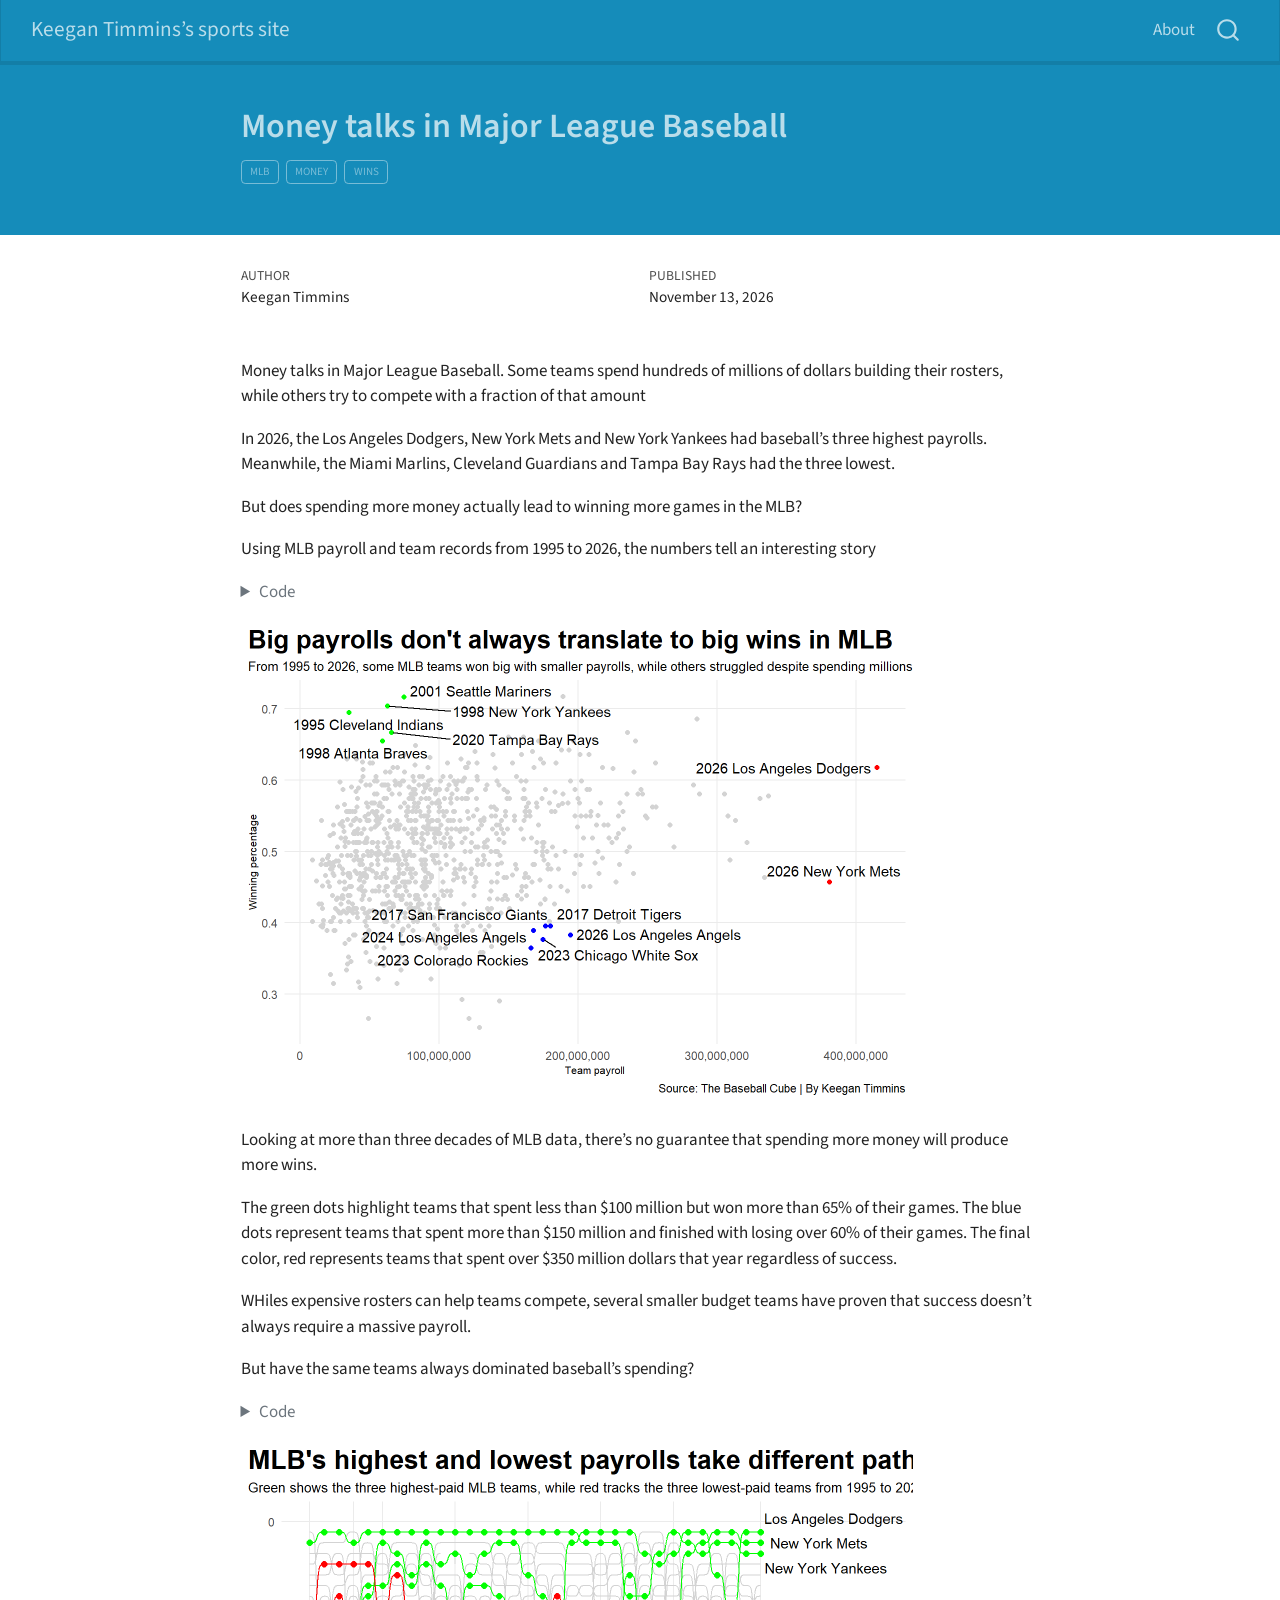
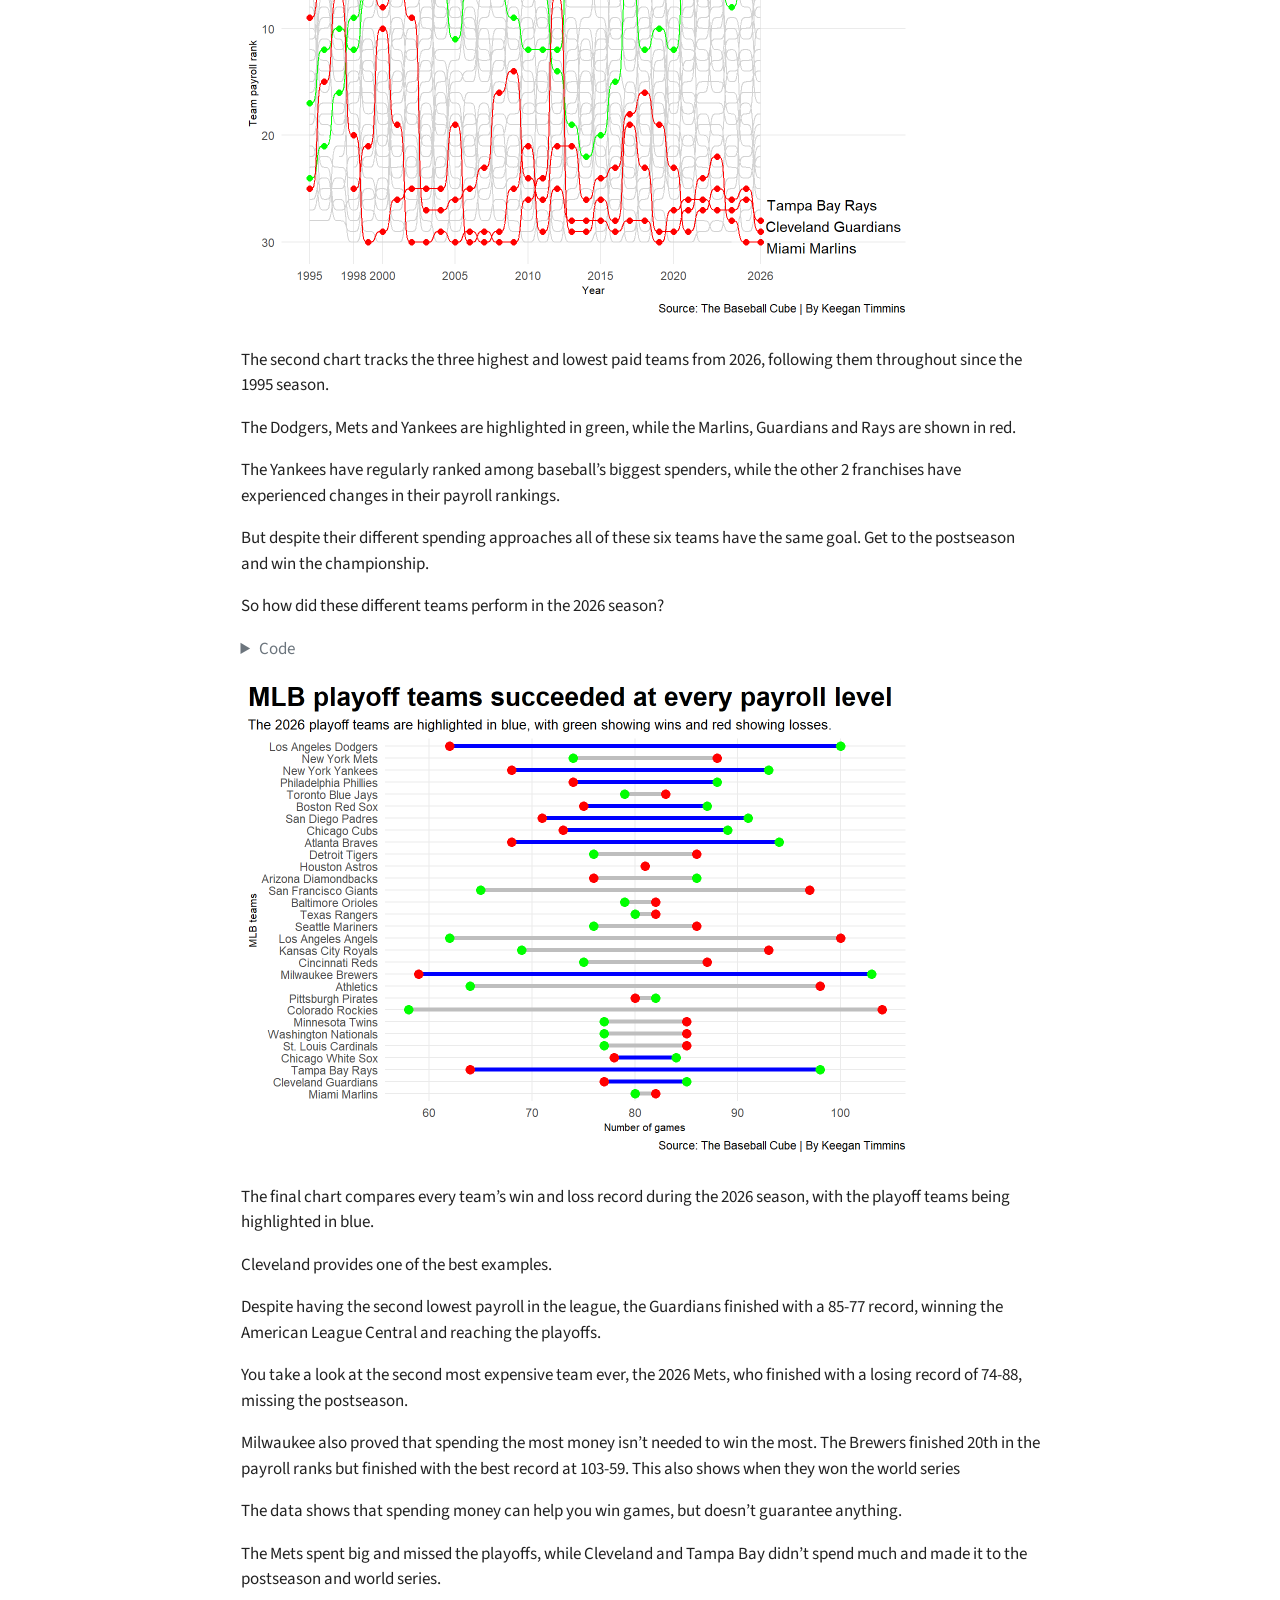
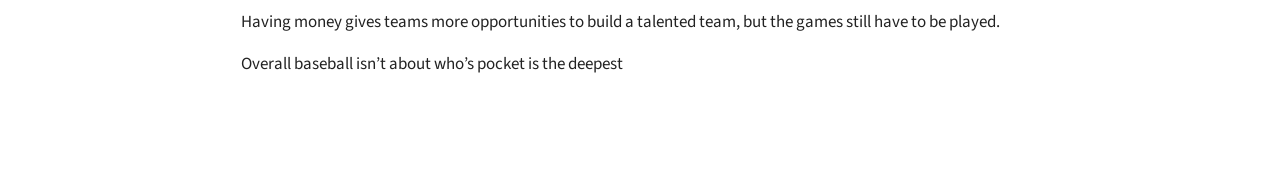
<file: posts/does-money-generate-wins-in-the-mlb/index.html>
<!DOCTYPE html>
<html xmlns="http://www.w3.org/1999/xhtml" lang="en" xml:lang="en"><head>

<meta charset="utf-8">
<meta name="generator" content="quarto-1.11.9">

<meta name="viewport" content="width=device-width, initial-scale=1.0, user-scalable=yes">

<meta name="author" content="Keegan Timmins">
<meta name="dcterms.date" content="2026-11-13">

<title>Money talks in Major League Baseball – Keegan Timmins’s sports site</title>
<style>
/* Default styles provided by pandoc.
** See https://pandoc.org/MANUAL.html#variables-for-html for config info.
*/
span.smallcaps{font-variant: small-caps;}
div.columns{display: flex; gap: 1.5em;}
div.column{flex: auto;}
@media screen {
div.columns{gap: min(4vw, 1.5em);}
div.column{overflow-x: auto;}
}
div.hanging-indent{margin-left: 1.5em; text-indent: -1.5em;}
ul.task-list{list-style: none;}
ul.task-list li input[type="checkbox"] {
  width: 0.8em;
  margin: 0 0.8em 0.2em -1em; /* quarto-specific, see https://github.com/quarto-dev/quarto-cli/issues/4556 */ 
  vertical-align: middle;
}
/* CSS for syntax highlighting */
html { -webkit-text-size-adjust: 100%; }
pre > code.sourceCode { white-space: pre; position: relative; }
pre > code.sourceCode > span { display: inline-block; line-height: 1.25; }
pre > code.sourceCode > span:empty { height: 1.2em; }
.sourceCode { overflow: visible; }
code.sourceCode > span { color: inherit; text-decoration: inherit; }
div.sourceCode { margin: 1em 0; }
pre.sourceCode { margin: 0; }
@media screen {
div.sourceCode { overflow: auto; }
}
@media print {
pre > code.sourceCode { white-space: pre-wrap; }
pre > code.sourceCode > span { text-indent: -5em; padding-left: 5em; }
}
pre.numberSource code
  { counter-reset: source-line 0; }
pre.numberSource code > span
  { position: relative; left: -4em; counter-increment: source-line; }
pre.numberSource code > span > a:first-child::before
  { content: counter(source-line);
    position: relative; left: -1em; text-align: right; vertical-align: baseline;
    border: none; display: inline-block;
    -webkit-touch-callout: none; -webkit-user-select: none;
    -khtml-user-select: none; -moz-user-select: none;
    -ms-user-select: none; user-select: none;
    padding: 0 4px; width: 4em;
  }
pre.numberSource { margin-left: 3em;  padding-left: 4px; }
div.sourceCode
  {   }
@media screen {
pre > code.sourceCode > span > a:first-child::before { text-decoration: underline; }
}
</style>


<script src="../../site_libs/quarto-nav/quarto-nav.js"></script>
<script src="../../site_libs/quarto-nav/headroom.min.js"></script>
<script src="../../site_libs/clipboard/clipboard.min.js"></script>
<script src="../../site_libs/quarto-search/autocomplete.umd.js"></script>
<script src="../../site_libs/quarto-search/fuse.min.js"></script>
<script src="../../site_libs/quarto-search/quarto-search.js"></script>
<meta name="quarto:offset" content="../../">
<script src="../../site_libs/quarto-html/quarto.js" type="module"></script>
<script src="../../site_libs/quarto-html/tabsets/tabsets.js" type="module"></script>
<script src="../../site_libs/quarto-html/scrollable-regions/scrollable-regions.js" type="module"></script>
<script src="../../site_libs/quarto-html/popper.min.js"></script>
<script src="../../site_libs/quarto-html/tippy.umd.min.js"></script>
<script src="../../site_libs/quarto-html/anchor.min.js"></script>
<link href="../../site_libs/quarto-html/tippy.css" rel="stylesheet">
<link href="../../site_libs/quarto-html/quarto-syntax-highlighting-63b5708e65d6cd79cd7618c58d0c21e7.css" rel="stylesheet" id="quarto-text-highlighting-styles">
<script src="../../site_libs/bootstrap/bootstrap.min.js"></script>
<link href="../../site_libs/bootstrap/bootstrap-icons.css" rel="stylesheet">
<link href="../../site_libs/bootstrap/bootstrap-2d6b72c17bb5b95bc8e57756fc2d0495.min.css" rel="stylesheet" append-hash="true" id="quarto-bootstrap" data-mode="light">
<script id="quarto-search-options" type="application/json">{
  "location": "navbar",
  "copy-button": false,
  "collapse-after": 3,
  "panel-placement": "end",
  "type": "overlay",
  "limit": 50,
  "keyboard-shortcut": [
    "f",
    "/",
    "s"
  ],
  "show-item-context": false,
  "language": {
    "search-no-results-text": "No results",
    "search-matching-documents-text": "matching documents",
    "search-copy-link-title": "Copy link to search",
    "search-hide-matches-text": "Hide additional matches",
    "search-more-match-text": "more match in this document",
    "search-more-matches-text": "more matches in this document",
    "search-clear-button-title": "Clear",
    "search-text-placeholder": "",
    "search-detached-cancel-button-title": "Cancel",
    "search-submit-button-title": "Submit",
    "search-label": "Search"
  }
}</script>


<link rel="stylesheet" href="../../styles.css">
</head>

<body class="nav-fixed fullcontent quarto-light"><a id="quarto-skip-link" class="visually-hidden-focusable" href="#quarto-document-content">Skip to main content</a>

<div id="quarto-search-results"></div>
  <header id="quarto-header" class="headroom fixed-top quarto-banner">
    <nav class="navbar navbar-expand-lg " data-bs-theme="dark" aria-label="Site">
      <div class="navbar-container container-fluid">
      <div class="navbar-brand-container mx-auto">
    <a class="navbar-brand" href="../../index.html">
    <span class="navbar-title">Keegan Timmins’s sports site</span>
    </a>
  </div>
          <button class="navbar-toggler" type="button" data-bs-toggle="collapse" data-bs-target="#navbarCollapse" aria-controls="navbarCollapse" aria-expanded="false" aria-label="Toggle navigation" onclick="if (window.quartoToggleHeadroom) { window.quartoToggleHeadroom(); }">
  <span class="navbar-toggler-icon"></span>
</button>
          <div class="collapse navbar-collapse" id="navbarCollapse">
            <ul class="navbar-nav navbar-nav-scroll ms-auto">
  <li class="nav-item">
    <a class="nav-link" href="../../about.html"> 
<span class="menu-text">About</span></a>
  </li>  
</ul>
          </div> <!-- /navcollapse -->
            <div class="quarto-navbar-tools">
</div>
            <div id="quarto-search" class="" title="Search"></div>
      </div> <!-- /container-fluid -->
    </nav>
</header>
<!-- content -->
<header id="title-block-header" class="quarto-title-block default page-columns page-full">
  <div class="quarto-title-banner page-columns page-full">
    <div class="quarto-title column-body">
      <h1 class="title">Money talks in Major League Baseball</h1>
                                <div class="quarto-categories">
                <div class="quarto-category">mlb</div>
                <div class="quarto-category">money</div>
                <div class="quarto-category">wins</div>
              </div>
                  </div>
  </div>
    
  
  <div class="quarto-title-meta">

      <div>
      <div class="quarto-title-meta-heading">Author</div>
      <div class="quarto-title-meta-contents">
               <p>Keegan Timmins </p>
            </div>
    </div>
      
      <div>
      <div class="quarto-title-meta-heading">Published</div>
      <div class="quarto-title-meta-contents">
        <p class="date">November 13, 2026</p>
      </div>
    </div>
    
      
    </div>
    
  
  </header><div id="quarto-content" class="quarto-container page-columns page-rows-contents page-layout-article page-navbar">
<!-- sidebar -->
<!-- margin-sidebar -->
    
<!-- main -->
<main class="content quarto-banner-title-block" id="quarto-document-content" tabindex="-1">





<p>Money talks in Major League Baseball. Some teams spend hundreds of millions of dollars building their rosters, while others try to compete with a fraction of that amount</p>
<p>In 2026, the Los Angeles Dodgers, New York Mets and New York Yankees had baseball’s three highest payrolls. Meanwhile, the Miami Marlins, Cleveland Guardians and Tampa Bay Rays had the three lowest.</p>
<p>But does spending more money actually lead to winning more games in the MLB?</p>
<p>Using MLB payroll and team records from 1995 to 2026, the numbers tell an interesting story</p>
<div class="cell">
<details class="code-fold">
<summary>Code</summary>
<div class="code-copy-outer-scaffold"><div class="sourceCode cell-code" id="cb1"><pre class="sourceCode r code-with-copy"><code class="sourceCode r"><span id="cb1-1"><a href="#cb1-1" aria-hidden="true" tabindex="-1"></a><span class="fu">library</span>(tidyverse)</span>
<span id="cb1-2"><a href="#cb1-2" aria-hidden="true" tabindex="-1"></a><span class="fu">library</span>(ggrepel)</span>
<span id="cb1-3"><a href="#cb1-3" aria-hidden="true" tabindex="-1"></a><span class="fu">library</span>(scales)</span>
<span id="cb1-4"><a href="#cb1-4" aria-hidden="true" tabindex="-1"></a></span>
<span id="cb1-5"><a href="#cb1-5" aria-hidden="true" tabindex="-1"></a>mlb <span class="ot">&lt;-</span> <span class="fu">read.csv</span>(<span class="st">"mlb_payroll_wins_1995_2026.csv"</span>)</span>
<span id="cb1-6"><a href="#cb1-6" aria-hidden="true" tabindex="-1"></a></span>
<span id="cb1-7"><a href="#cb1-7" aria-hidden="true" tabindex="-1"></a>mlb <span class="ot">&lt;-</span> mlb <span class="sc">|&gt;</span></span>
<span id="cb1-8"><a href="#cb1-8" aria-hidden="true" tabindex="-1"></a>  <span class="fu">mutate</span>(</span>
<span id="cb1-9"><a href="#cb1-9" aria-hidden="true" tabindex="-1"></a>    <span class="at">team_year =</span> <span class="fu">paste</span>(year, team)</span>
<span id="cb1-10"><a href="#cb1-10" aria-hidden="true" tabindex="-1"></a>  )</span>
<span id="cb1-11"><a href="#cb1-11" aria-hidden="true" tabindex="-1"></a></span>
<span id="cb1-12"><a href="#cb1-12" aria-hidden="true" tabindex="-1"></a>highball <span class="ot">&lt;-</span> mlb <span class="sc">|&gt;</span></span>
<span id="cb1-13"><a href="#cb1-13" aria-hidden="true" tabindex="-1"></a>  <span class="fu">arrange</span>(<span class="fu">desc</span>(payroll)) <span class="sc">|&gt;</span></span>
<span id="cb1-14"><a href="#cb1-14" aria-hidden="true" tabindex="-1"></a>  <span class="fu">head</span>(<span class="dv">2</span>) </span>
<span id="cb1-15"><a href="#cb1-15" aria-hidden="true" tabindex="-1"></a></span>
<span id="cb1-16"><a href="#cb1-16" aria-hidden="true" tabindex="-1"></a>lowball <span class="ot">&lt;-</span> mlb <span class="sc">|&gt;</span></span>
<span id="cb1-17"><a href="#cb1-17" aria-hidden="true" tabindex="-1"></a>  <span class="fu">filter</span>(payroll <span class="sc">&lt;</span> <span class="fl">1e+08</span>, win_pct <span class="sc">&gt;</span> .<span class="dv">65</span>)</span>
<span id="cb1-18"><a href="#cb1-18" aria-hidden="true" tabindex="-1"></a></span>
<span id="cb1-19"><a href="#cb1-19" aria-hidden="true" tabindex="-1"></a>losers <span class="ot">&lt;-</span> mlb <span class="sc">|&gt;</span></span>
<span id="cb1-20"><a href="#cb1-20" aria-hidden="true" tabindex="-1"></a>  <span class="fu">filter</span>(payroll <span class="sc">&gt;</span> <span class="fl">1.5e+08</span>, win_pct <span class="sc">&lt;</span> .<span class="dv">400</span>)</span>
<span id="cb1-21"><a href="#cb1-21" aria-hidden="true" tabindex="-1"></a></span>
<span id="cb1-22"><a href="#cb1-22" aria-hidden="true" tabindex="-1"></a><span class="fu">ggplot</span>() <span class="sc">+</span></span>
<span id="cb1-23"><a href="#cb1-23" aria-hidden="true" tabindex="-1"></a>  <span class="fu">geom_point</span>(</span>
<span id="cb1-24"><a href="#cb1-24" aria-hidden="true" tabindex="-1"></a>    <span class="at">data=</span>mlb,</span>
<span id="cb1-25"><a href="#cb1-25" aria-hidden="true" tabindex="-1"></a>    <span class="fu">aes</span>(</span>
<span id="cb1-26"><a href="#cb1-26" aria-hidden="true" tabindex="-1"></a>      <span class="at">x=</span>payroll,</span>
<span id="cb1-27"><a href="#cb1-27" aria-hidden="true" tabindex="-1"></a>      <span class="at">y=</span>win_pct</span>
<span id="cb1-28"><a href="#cb1-28" aria-hidden="true" tabindex="-1"></a>    ),</span>
<span id="cb1-29"><a href="#cb1-29" aria-hidden="true" tabindex="-1"></a>    <span class="at">color=</span><span class="st">"lightgrey"</span></span>
<span id="cb1-30"><a href="#cb1-30" aria-hidden="true" tabindex="-1"></a>  ) <span class="sc">+</span></span>
<span id="cb1-31"><a href="#cb1-31" aria-hidden="true" tabindex="-1"></a>  <span class="fu">geom_point</span>(</span>
<span id="cb1-32"><a href="#cb1-32" aria-hidden="true" tabindex="-1"></a>  <span class="at">data=</span>highball,</span>
<span id="cb1-33"><a href="#cb1-33" aria-hidden="true" tabindex="-1"></a>  <span class="fu">aes</span>(</span>
<span id="cb1-34"><a href="#cb1-34" aria-hidden="true" tabindex="-1"></a>    <span class="at">x=</span>payroll,</span>
<span id="cb1-35"><a href="#cb1-35" aria-hidden="true" tabindex="-1"></a>    <span class="at">y=</span>win_pct</span>
<span id="cb1-36"><a href="#cb1-36" aria-hidden="true" tabindex="-1"></a>  ),</span>
<span id="cb1-37"><a href="#cb1-37" aria-hidden="true" tabindex="-1"></a>  <span class="at">color=</span><span class="st">"red"</span></span>
<span id="cb1-38"><a href="#cb1-38" aria-hidden="true" tabindex="-1"></a>) <span class="sc">+</span></span>
<span id="cb1-39"><a href="#cb1-39" aria-hidden="true" tabindex="-1"></a><span class="fu">geom_point</span>(</span>
<span id="cb1-40"><a href="#cb1-40" aria-hidden="true" tabindex="-1"></a>  <span class="at">data=</span>lowball,</span>
<span id="cb1-41"><a href="#cb1-41" aria-hidden="true" tabindex="-1"></a>  <span class="fu">aes</span>(</span>
<span id="cb1-42"><a href="#cb1-42" aria-hidden="true" tabindex="-1"></a>    <span class="at">x=</span>payroll,</span>
<span id="cb1-43"><a href="#cb1-43" aria-hidden="true" tabindex="-1"></a>    <span class="at">y=</span>win_pct</span>
<span id="cb1-44"><a href="#cb1-44" aria-hidden="true" tabindex="-1"></a>  ),</span>
<span id="cb1-45"><a href="#cb1-45" aria-hidden="true" tabindex="-1"></a>  <span class="at">color=</span><span class="st">"green"</span></span>
<span id="cb1-46"><a href="#cb1-46" aria-hidden="true" tabindex="-1"></a>) <span class="sc">+</span></span>
<span id="cb1-47"><a href="#cb1-47" aria-hidden="true" tabindex="-1"></a>  <span class="fu">geom_point</span>(</span>
<span id="cb1-48"><a href="#cb1-48" aria-hidden="true" tabindex="-1"></a>  <span class="at">data=</span>losers,</span>
<span id="cb1-49"><a href="#cb1-49" aria-hidden="true" tabindex="-1"></a>  <span class="fu">aes</span>(</span>
<span id="cb1-50"><a href="#cb1-50" aria-hidden="true" tabindex="-1"></a>    <span class="at">x=</span>payroll,</span>
<span id="cb1-51"><a href="#cb1-51" aria-hidden="true" tabindex="-1"></a>    <span class="at">y=</span>win_pct</span>
<span id="cb1-52"><a href="#cb1-52" aria-hidden="true" tabindex="-1"></a>  ),</span>
<span id="cb1-53"><a href="#cb1-53" aria-hidden="true" tabindex="-1"></a>  <span class="at">color=</span><span class="st">"blue"</span></span>
<span id="cb1-54"><a href="#cb1-54" aria-hidden="true" tabindex="-1"></a>) <span class="sc">+</span></span>
<span id="cb1-55"><a href="#cb1-55" aria-hidden="true" tabindex="-1"></a><span class="fu">geom_text_repel</span>(</span>
<span id="cb1-56"><a href="#cb1-56" aria-hidden="true" tabindex="-1"></a>  <span class="at">data=</span>highball,</span>
<span id="cb1-57"><a href="#cb1-57" aria-hidden="true" tabindex="-1"></a>  <span class="fu">aes</span>(</span>
<span id="cb1-58"><a href="#cb1-58" aria-hidden="true" tabindex="-1"></a>    <span class="at">x=</span>payroll,</span>
<span id="cb1-59"><a href="#cb1-59" aria-hidden="true" tabindex="-1"></a>    <span class="at">y=</span>win_pct,</span>
<span id="cb1-60"><a href="#cb1-60" aria-hidden="true" tabindex="-1"></a>    <span class="at">label=</span>team_year</span>
<span id="cb1-61"><a href="#cb1-61" aria-hidden="true" tabindex="-1"></a>  )</span>
<span id="cb1-62"><a href="#cb1-62" aria-hidden="true" tabindex="-1"></a>) <span class="sc">+</span></span>
<span id="cb1-63"><a href="#cb1-63" aria-hidden="true" tabindex="-1"></a><span class="fu">geom_text_repel</span>(</span>
<span id="cb1-64"><a href="#cb1-64" aria-hidden="true" tabindex="-1"></a>  <span class="at">data=</span>lowball,</span>
<span id="cb1-65"><a href="#cb1-65" aria-hidden="true" tabindex="-1"></a>  <span class="fu">aes</span>(</span>
<span id="cb1-66"><a href="#cb1-66" aria-hidden="true" tabindex="-1"></a>    <span class="at">x=</span>payroll,</span>
<span id="cb1-67"><a href="#cb1-67" aria-hidden="true" tabindex="-1"></a>    <span class="at">y=</span>win_pct,</span>
<span id="cb1-68"><a href="#cb1-68" aria-hidden="true" tabindex="-1"></a>    <span class="at">label=</span>team_year</span>
<span id="cb1-69"><a href="#cb1-69" aria-hidden="true" tabindex="-1"></a>  )</span>
<span id="cb1-70"><a href="#cb1-70" aria-hidden="true" tabindex="-1"></a>) <span class="sc">+</span></span>
<span id="cb1-71"><a href="#cb1-71" aria-hidden="true" tabindex="-1"></a><span class="fu">geom_text_repel</span>(</span>
<span id="cb1-72"><a href="#cb1-72" aria-hidden="true" tabindex="-1"></a>  <span class="at">data=</span>losers,</span>
<span id="cb1-73"><a href="#cb1-73" aria-hidden="true" tabindex="-1"></a>  <span class="fu">aes</span>(</span>
<span id="cb1-74"><a href="#cb1-74" aria-hidden="true" tabindex="-1"></a>    <span class="at">x=</span>payroll,</span>
<span id="cb1-75"><a href="#cb1-75" aria-hidden="true" tabindex="-1"></a>    <span class="at">y=</span>win_pct,</span>
<span id="cb1-76"><a href="#cb1-76" aria-hidden="true" tabindex="-1"></a>    <span class="at">label=</span>team_year</span>
<span id="cb1-77"><a href="#cb1-77" aria-hidden="true" tabindex="-1"></a>  )</span>
<span id="cb1-78"><a href="#cb1-78" aria-hidden="true" tabindex="-1"></a>) <span class="sc">+</span></span>
<span id="cb1-79"><a href="#cb1-79" aria-hidden="true" tabindex="-1"></a>  <span class="fu">scale_x_continuous</span>(<span class="at">labels=</span>comma)<span class="sc">+</span></span>
<span id="cb1-80"><a href="#cb1-80" aria-hidden="true" tabindex="-1"></a><span class="fu">labs</span>(</span>
<span id="cb1-81"><a href="#cb1-81" aria-hidden="true" tabindex="-1"></a>  <span class="at">title=</span> <span class="st">"Big payrolls don't always translate to big wins in MLB"</span>,</span>
<span id="cb1-82"><a href="#cb1-82" aria-hidden="true" tabindex="-1"></a>  <span class="at">subtitle=</span> <span class="st">"From 1995 to 2026, some MLB teams won big with smaller payrolls, while others struggled despite spending millions."</span>,</span>
<span id="cb1-83"><a href="#cb1-83" aria-hidden="true" tabindex="-1"></a>  <span class="at">caption=</span> <span class="st">"Source: The Baseball Cube | By Keegan Timmins"</span>,</span>
<span id="cb1-84"><a href="#cb1-84" aria-hidden="true" tabindex="-1"></a>  <span class="at">x=</span><span class="st">"Team payroll"</span>,</span>
<span id="cb1-85"><a href="#cb1-85" aria-hidden="true" tabindex="-1"></a>  <span class="at">y=</span><span class="st">"Winning percentage"</span></span>
<span id="cb1-86"><a href="#cb1-86" aria-hidden="true" tabindex="-1"></a>) <span class="sc">+</span></span>
<span id="cb1-87"><a href="#cb1-87" aria-hidden="true" tabindex="-1"></a><span class="fu">theme_minimal</span>() <span class="sc">+</span></span>
<span id="cb1-88"><a href="#cb1-88" aria-hidden="true" tabindex="-1"></a>  <span class="fu">theme</span>(</span>
<span id="cb1-89"><a href="#cb1-89" aria-hidden="true" tabindex="-1"></a>    <span class="at">plot.title =</span> <span class="fu">element_text</span>(<span class="at">size =</span> <span class="dv">19</span>, <span class="at">face =</span> <span class="st">"bold"</span>),</span>
<span id="cb1-90"><a href="#cb1-90" aria-hidden="true" tabindex="-1"></a>    <span class="at">axis.title =</span> <span class="fu">element_text</span>(<span class="at">size =</span> <span class="dv">8</span>), </span>
<span id="cb1-91"><a href="#cb1-91" aria-hidden="true" tabindex="-1"></a>    <span class="at">plot.subtitle =</span> <span class="fu">element_text</span>(<span class="at">size=</span><span class="fl">9.8</span>), </span>
<span id="cb1-92"><a href="#cb1-92" aria-hidden="true" tabindex="-1"></a>    <span class="at">panel.grid.minor =</span> <span class="fu">element_blank</span>(),</span>
<span id="cb1-93"><a href="#cb1-93" aria-hidden="true" tabindex="-1"></a>    <span class="at">plot.title.position =</span> <span class="st">"plot"</span></span>
<span id="cb1-94"><a href="#cb1-94" aria-hidden="true" tabindex="-1"></a>    ) </span></code></pre></div><button title="Copy to Clipboard" class="code-copy-button"><i class="bi"></i></button></div>
</details>
<div class="cell-output-display">
<div>
<figure class="figure">
<p><img src="index_files/figure-html/unnamed-chunk-1-1.png" class="img-fluid figure-img" width="672"></p>
</figure>
</div>
</div>
</div>
<p>Looking at more than three decades of MLB data, there’s no guarantee that spending more money will produce more wins.</p>
<p>The green dots highlight teams that spent less than $100 million but won more than 65% of their games. The blue dots represent teams that spent more than $150 million and finished with losing over 60% of their games. The final color, red represents teams that spent over $350 million dollars that year regardless of success.</p>
<p>WHiles expensive rosters can help teams compete, several smaller budget teams have proven that success doesn’t always require a massive payroll.</p>
<p>But have the same teams always dominated baseball’s spending?</p>
<div class="cell">
<details class="code-fold">
<summary>Code</summary>
<div class="code-copy-outer-scaffold"><div class="sourceCode cell-code" id="cb2"><pre class="sourceCode r code-with-copy"><code class="sourceCode r"><span id="cb2-1"><a href="#cb2-1" aria-hidden="true" tabindex="-1"></a><span class="fu">library</span>(tidyverse)</span>
<span id="cb2-2"><a href="#cb2-2" aria-hidden="true" tabindex="-1"></a><span class="fu">library</span>(ggrepel)</span>
<span id="cb2-3"><a href="#cb2-3" aria-hidden="true" tabindex="-1"></a><span class="fu">library</span>(ggbump)</span>
<span id="cb2-4"><a href="#cb2-4" aria-hidden="true" tabindex="-1"></a></span>
<span id="cb2-5"><a href="#cb2-5" aria-hidden="true" tabindex="-1"></a>mlb <span class="ot">&lt;-</span> <span class="fu">read.csv</span>(<span class="st">"mlb_payroll_wins_1995_2026.csv"</span>)</span>
<span id="cb2-6"><a href="#cb2-6" aria-hidden="true" tabindex="-1"></a></span>
<span id="cb2-7"><a href="#cb2-7" aria-hidden="true" tabindex="-1"></a>rankings <span class="ot">&lt;-</span> mlb <span class="sc">|&gt;</span></span>
<span id="cb2-8"><a href="#cb2-8" aria-hidden="true" tabindex="-1"></a>  <span class="fu">group_by</span>(year) <span class="sc">|&gt;</span></span>
<span id="cb2-9"><a href="#cb2-9" aria-hidden="true" tabindex="-1"></a>  <span class="fu">mutate</span>(<span class="at">payroll_rank=</span><span class="fu">rank</span>(<span class="sc">-</span>payroll))</span>
<span id="cb2-10"><a href="#cb2-10" aria-hidden="true" tabindex="-1"></a></span>
<span id="cb2-11"><a href="#cb2-11" aria-hidden="true" tabindex="-1"></a>high2026 <span class="ot">&lt;-</span> mlb <span class="sc">|&gt;</span></span>
<span id="cb2-12"><a href="#cb2-12" aria-hidden="true" tabindex="-1"></a>  <span class="fu">filter</span>(year <span class="sc">==</span> <span class="dv">2026</span>) <span class="sc">|&gt;</span></span>
<span id="cb2-13"><a href="#cb2-13" aria-hidden="true" tabindex="-1"></a>  <span class="fu">arrange</span>(<span class="fu">desc</span>(payroll)) <span class="sc">|&gt;</span></span>
<span id="cb2-14"><a href="#cb2-14" aria-hidden="true" tabindex="-1"></a>  <span class="fu">head</span>(<span class="dv">3</span>)</span>
<span id="cb2-15"><a href="#cb2-15" aria-hidden="true" tabindex="-1"></a></span>
<span id="cb2-16"><a href="#cb2-16" aria-hidden="true" tabindex="-1"></a>low2026 <span class="ot">&lt;-</span> mlb <span class="sc">|&gt;</span></span>
<span id="cb2-17"><a href="#cb2-17" aria-hidden="true" tabindex="-1"></a>  <span class="fu">filter</span>(year <span class="sc">==</span> <span class="dv">2026</span>) <span class="sc">|&gt;</span></span>
<span id="cb2-18"><a href="#cb2-18" aria-hidden="true" tabindex="-1"></a>  <span class="fu">arrange</span>(payroll) <span class="sc">|&gt;</span></span>
<span id="cb2-19"><a href="#cb2-19" aria-hidden="true" tabindex="-1"></a>  <span class="fu">head</span>(<span class="dv">3</span>)</span>
<span id="cb2-20"><a href="#cb2-20" aria-hidden="true" tabindex="-1"></a></span>
<span id="cb2-21"><a href="#cb2-21" aria-hidden="true" tabindex="-1"></a>highteams <span class="ot">&lt;-</span> rankings <span class="sc">|&gt;</span></span>
<span id="cb2-22"><a href="#cb2-22" aria-hidden="true" tabindex="-1"></a>  <span class="fu">filter</span>(team <span class="sc">%in%</span> high2026<span class="sc">$</span>team)</span>
<span id="cb2-23"><a href="#cb2-23" aria-hidden="true" tabindex="-1"></a></span>
<span id="cb2-24"><a href="#cb2-24" aria-hidden="true" tabindex="-1"></a>lowteams <span class="ot">&lt;-</span> rankings <span class="sc">|&gt;</span></span>
<span id="cb2-25"><a href="#cb2-25" aria-hidden="true" tabindex="-1"></a>  <span class="fu">filter</span>(team <span class="sc">%in%</span> low2026<span class="sc">$</span>team)</span>
<span id="cb2-26"><a href="#cb2-26" aria-hidden="true" tabindex="-1"></a></span>
<span id="cb2-27"><a href="#cb2-27" aria-hidden="true" tabindex="-1"></a>lowteams <span class="ot">&lt;-</span> rankings <span class="sc">|&gt;</span></span>
<span id="cb2-28"><a href="#cb2-28" aria-hidden="true" tabindex="-1"></a>  <span class="fu">filter</span>(team <span class="sc">%in%</span> low2026<span class="sc">$</span>team <span class="sc">|</span></span>
<span id="cb2-29"><a href="#cb2-29" aria-hidden="true" tabindex="-1"></a>         team <span class="sc">==</span> <span class="st">"Cleveland Indians"</span> <span class="sc">|</span> </span>
<span id="cb2-30"><a href="#cb2-30" aria-hidden="true" tabindex="-1"></a>         team <span class="sc">==</span> <span class="st">"Tampa Bay Devil Rays"</span> <span class="sc">|</span></span>
<span id="cb2-31"><a href="#cb2-31" aria-hidden="true" tabindex="-1"></a>         team <span class="sc">==</span> <span class="st">"Florida Marlins"</span>)</span>
<span id="cb2-32"><a href="#cb2-32" aria-hidden="true" tabindex="-1"></a></span>
<span id="cb2-33"><a href="#cb2-33" aria-hidden="true" tabindex="-1"></a>lowteams <span class="ot">&lt;-</span> lowteams <span class="sc">|&gt;</span></span>
<span id="cb2-34"><a href="#cb2-34" aria-hidden="true" tabindex="-1"></a>  <span class="fu">mutate</span>(</span>
<span id="cb2-35"><a href="#cb2-35" aria-hidden="true" tabindex="-1"></a>    <span class="at">team=</span><span class="fu">gsub</span>(<span class="st">"Cleveland Indians"</span>, <span class="st">"Cleveland Guardians"</span>, team)</span>
<span id="cb2-36"><a href="#cb2-36" aria-hidden="true" tabindex="-1"></a>  )</span>
<span id="cb2-37"><a href="#cb2-37" aria-hidden="true" tabindex="-1"></a></span>
<span id="cb2-38"><a href="#cb2-38" aria-hidden="true" tabindex="-1"></a>lowteams <span class="ot">&lt;-</span> lowteams <span class="sc">|&gt;</span></span>
<span id="cb2-39"><a href="#cb2-39" aria-hidden="true" tabindex="-1"></a>  <span class="fu">mutate</span>(</span>
<span id="cb2-40"><a href="#cb2-40" aria-hidden="true" tabindex="-1"></a>    <span class="at">team=</span><span class="fu">gsub</span>(<span class="st">"Tampa Bay Devil Rays"</span>, <span class="st">"Tampa Bay Rays"</span>, team)</span>
<span id="cb2-41"><a href="#cb2-41" aria-hidden="true" tabindex="-1"></a>  )</span>
<span id="cb2-42"><a href="#cb2-42" aria-hidden="true" tabindex="-1"></a></span>
<span id="cb2-43"><a href="#cb2-43" aria-hidden="true" tabindex="-1"></a>lowteams <span class="ot">&lt;-</span> lowteams <span class="sc">|&gt;</span></span>
<span id="cb2-44"><a href="#cb2-44" aria-hidden="true" tabindex="-1"></a>  <span class="fu">mutate</span>(</span>
<span id="cb2-45"><a href="#cb2-45" aria-hidden="true" tabindex="-1"></a>    <span class="at">team=</span><span class="fu">gsub</span>(<span class="st">"Florida Marlins"</span>, <span class="st">"Miami Marlins"</span>, team)</span>
<span id="cb2-46"><a href="#cb2-46" aria-hidden="true" tabindex="-1"></a>  )</span>
<span id="cb2-47"><a href="#cb2-47" aria-hidden="true" tabindex="-1"></a></span>
<span id="cb2-48"><a href="#cb2-48" aria-hidden="true" tabindex="-1"></a>cleveland <span class="ot">&lt;-</span> lowteams <span class="sc">|&gt;</span></span>
<span id="cb2-49"><a href="#cb2-49" aria-hidden="true" tabindex="-1"></a>  <span class="fu">filter</span>(team <span class="sc">==</span> <span class="st">"Cleveland Guardians"</span>, year <span class="sc">==</span> <span class="dv">2026</span>)</span>
<span id="cb2-50"><a href="#cb2-50" aria-hidden="true" tabindex="-1"></a></span>
<span id="cb2-51"><a href="#cb2-51" aria-hidden="true" tabindex="-1"></a>tampa <span class="ot">&lt;-</span> lowteams <span class="sc">|&gt;</span></span>
<span id="cb2-52"><a href="#cb2-52" aria-hidden="true" tabindex="-1"></a>  <span class="fu">filter</span>(team <span class="sc">==</span> <span class="st">"Tampa Bay Rays"</span>, year <span class="sc">==</span> <span class="dv">2026</span>)</span>
<span id="cb2-53"><a href="#cb2-53" aria-hidden="true" tabindex="-1"></a></span>
<span id="cb2-54"><a href="#cb2-54" aria-hidden="true" tabindex="-1"></a>miami <span class="ot">&lt;-</span> lowteams <span class="sc">|&gt;</span></span>
<span id="cb2-55"><a href="#cb2-55" aria-hidden="true" tabindex="-1"></a>  <span class="fu">filter</span>(team <span class="sc">==</span> <span class="st">"Miami Marlins"</span>, year <span class="sc">==</span> <span class="dv">2026</span>)</span>
<span id="cb2-56"><a href="#cb2-56" aria-hidden="true" tabindex="-1"></a></span>
<span id="cb2-57"><a href="#cb2-57" aria-hidden="true" tabindex="-1"></a>dodgers <span class="ot">&lt;-</span> highteams <span class="sc">|&gt;</span></span>
<span id="cb2-58"><a href="#cb2-58" aria-hidden="true" tabindex="-1"></a>  <span class="fu">filter</span>(team <span class="sc">==</span> <span class="st">"Los Angeles Dodgers"</span>, year <span class="sc">==</span> <span class="dv">2026</span>)</span>
<span id="cb2-59"><a href="#cb2-59" aria-hidden="true" tabindex="-1"></a></span>
<span id="cb2-60"><a href="#cb2-60" aria-hidden="true" tabindex="-1"></a>mets <span class="ot">&lt;-</span> highteams <span class="sc">|&gt;</span></span>
<span id="cb2-61"><a href="#cb2-61" aria-hidden="true" tabindex="-1"></a>  <span class="fu">filter</span>(team <span class="sc">==</span> <span class="st">"New York Mets"</span>, year <span class="sc">==</span> <span class="dv">2026</span>)</span>
<span id="cb2-62"><a href="#cb2-62" aria-hidden="true" tabindex="-1"></a></span>
<span id="cb2-63"><a href="#cb2-63" aria-hidden="true" tabindex="-1"></a>yankees <span class="ot">&lt;-</span> highteams <span class="sc">|&gt;</span></span>
<span id="cb2-64"><a href="#cb2-64" aria-hidden="true" tabindex="-1"></a>  <span class="fu">filter</span>(team <span class="sc">==</span> <span class="st">"New York Yankees"</span>, year <span class="sc">==</span> <span class="dv">2026</span>)</span>
<span id="cb2-65"><a href="#cb2-65" aria-hidden="true" tabindex="-1"></a></span>
<span id="cb2-66"><a href="#cb2-66" aria-hidden="true" tabindex="-1"></a><span class="fu">ggplot</span>() <span class="sc">+</span></span>
<span id="cb2-67"><a href="#cb2-67" aria-hidden="true" tabindex="-1"></a>  <span class="fu">geom_bump</span>(</span>
<span id="cb2-68"><a href="#cb2-68" aria-hidden="true" tabindex="-1"></a>    <span class="at">data=</span>rankings,</span>
<span id="cb2-69"><a href="#cb2-69" aria-hidden="true" tabindex="-1"></a>    <span class="fu">aes</span>(</span>
<span id="cb2-70"><a href="#cb2-70" aria-hidden="true" tabindex="-1"></a>      <span class="at">x=</span>year,</span>
<span id="cb2-71"><a href="#cb2-71" aria-hidden="true" tabindex="-1"></a>      <span class="at">y=</span>payroll_rank,</span>
<span id="cb2-72"><a href="#cb2-72" aria-hidden="true" tabindex="-1"></a>      <span class="at">group=</span>team</span>
<span id="cb2-73"><a href="#cb2-73" aria-hidden="true" tabindex="-1"></a>    ),</span>
<span id="cb2-74"><a href="#cb2-74" aria-hidden="true" tabindex="-1"></a>    <span class="at">color=</span><span class="st">"lightgrey"</span></span>
<span id="cb2-75"><a href="#cb2-75" aria-hidden="true" tabindex="-1"></a>  ) <span class="sc">+</span></span>
<span id="cb2-76"><a href="#cb2-76" aria-hidden="true" tabindex="-1"></a>  <span class="fu">geom_bump</span>(</span>
<span id="cb2-77"><a href="#cb2-77" aria-hidden="true" tabindex="-1"></a>  <span class="at">data=</span>highteams,</span>
<span id="cb2-78"><a href="#cb2-78" aria-hidden="true" tabindex="-1"></a>  <span class="fu">aes</span>(</span>
<span id="cb2-79"><a href="#cb2-79" aria-hidden="true" tabindex="-1"></a>    <span class="at">x=</span>year,</span>
<span id="cb2-80"><a href="#cb2-80" aria-hidden="true" tabindex="-1"></a>    <span class="at">y=</span>payroll_rank,</span>
<span id="cb2-81"><a href="#cb2-81" aria-hidden="true" tabindex="-1"></a>    <span class="at">group=</span>team</span>
<span id="cb2-82"><a href="#cb2-82" aria-hidden="true" tabindex="-1"></a>  ),</span>
<span id="cb2-83"><a href="#cb2-83" aria-hidden="true" tabindex="-1"></a>  <span class="at">color=</span><span class="st">"green"</span></span>
<span id="cb2-84"><a href="#cb2-84" aria-hidden="true" tabindex="-1"></a>) <span class="sc">+</span></span>
<span id="cb2-85"><a href="#cb2-85" aria-hidden="true" tabindex="-1"></a><span class="fu">geom_bump</span>(</span>
<span id="cb2-86"><a href="#cb2-86" aria-hidden="true" tabindex="-1"></a>  <span class="at">data=</span>lowteams,</span>
<span id="cb2-87"><a href="#cb2-87" aria-hidden="true" tabindex="-1"></a>  <span class="fu">aes</span>(</span>
<span id="cb2-88"><a href="#cb2-88" aria-hidden="true" tabindex="-1"></a>    <span class="at">x=</span>year,</span>
<span id="cb2-89"><a href="#cb2-89" aria-hidden="true" tabindex="-1"></a>    <span class="at">y=</span>payroll_rank,</span>
<span id="cb2-90"><a href="#cb2-90" aria-hidden="true" tabindex="-1"></a>    <span class="at">group=</span>team</span>
<span id="cb2-91"><a href="#cb2-91" aria-hidden="true" tabindex="-1"></a>  ),</span>
<span id="cb2-92"><a href="#cb2-92" aria-hidden="true" tabindex="-1"></a>  <span class="at">color=</span><span class="st">"red"</span></span>
<span id="cb2-93"><a href="#cb2-93" aria-hidden="true" tabindex="-1"></a>) <span class="sc">+</span></span>
<span id="cb2-94"><a href="#cb2-94" aria-hidden="true" tabindex="-1"></a><span class="fu">geom_point</span>(</span>
<span id="cb2-95"><a href="#cb2-95" aria-hidden="true" tabindex="-1"></a>  <span class="at">data=</span>highteams,</span>
<span id="cb2-96"><a href="#cb2-96" aria-hidden="true" tabindex="-1"></a>  <span class="fu">aes</span>(</span>
<span id="cb2-97"><a href="#cb2-97" aria-hidden="true" tabindex="-1"></a>    <span class="at">x=</span>year,</span>
<span id="cb2-98"><a href="#cb2-98" aria-hidden="true" tabindex="-1"></a>    <span class="at">y=</span>payroll_rank</span>
<span id="cb2-99"><a href="#cb2-99" aria-hidden="true" tabindex="-1"></a>  ),</span>
<span id="cb2-100"><a href="#cb2-100" aria-hidden="true" tabindex="-1"></a>  <span class="at">color=</span><span class="st">"green"</span>,</span>
<span id="cb2-101"><a href="#cb2-101" aria-hidden="true" tabindex="-1"></a>  <span class="at">size=</span><span class="dv">2</span></span>
<span id="cb2-102"><a href="#cb2-102" aria-hidden="true" tabindex="-1"></a>) <span class="sc">+</span></span>
<span id="cb2-103"><a href="#cb2-103" aria-hidden="true" tabindex="-1"></a><span class="fu">geom_point</span>(</span>
<span id="cb2-104"><a href="#cb2-104" aria-hidden="true" tabindex="-1"></a>  <span class="at">data=</span>lowteams,</span>
<span id="cb2-105"><a href="#cb2-105" aria-hidden="true" tabindex="-1"></a>  <span class="fu">aes</span>(</span>
<span id="cb2-106"><a href="#cb2-106" aria-hidden="true" tabindex="-1"></a>    <span class="at">x=</span>year,</span>
<span id="cb2-107"><a href="#cb2-107" aria-hidden="true" tabindex="-1"></a>    <span class="at">y=</span>payroll_rank</span>
<span id="cb2-108"><a href="#cb2-108" aria-hidden="true" tabindex="-1"></a>  ),</span>
<span id="cb2-109"><a href="#cb2-109" aria-hidden="true" tabindex="-1"></a>  <span class="at">color=</span><span class="st">"red"</span>,</span>
<span id="cb2-110"><a href="#cb2-110" aria-hidden="true" tabindex="-1"></a>  <span class="at">size=</span><span class="dv">2</span></span>
<span id="cb2-111"><a href="#cb2-111" aria-hidden="true" tabindex="-1"></a>) <span class="sc">+</span></span>
<span id="cb2-112"><a href="#cb2-112" aria-hidden="true" tabindex="-1"></a>  <span class="fu">geom_text</span>(</span>
<span id="cb2-113"><a href="#cb2-113" aria-hidden="true" tabindex="-1"></a>  <span class="at">data=</span>cleveland,</span>
<span id="cb2-114"><a href="#cb2-114" aria-hidden="true" tabindex="-1"></a>  <span class="fu">aes</span>(</span>
<span id="cb2-115"><a href="#cb2-115" aria-hidden="true" tabindex="-1"></a>    <span class="at">x=</span>year <span class="sc">+</span> <span class="dv">5</span>,</span>
<span id="cb2-116"><a href="#cb2-116" aria-hidden="true" tabindex="-1"></a>    <span class="at">y=</span>payroll_rank <span class="sc">-</span><span class="fl">0.5</span> ,</span>
<span id="cb2-117"><a href="#cb2-117" aria-hidden="true" tabindex="-1"></a>    <span class="at">label=</span>team</span>
<span id="cb2-118"><a href="#cb2-118" aria-hidden="true" tabindex="-1"></a>  )</span>
<span id="cb2-119"><a href="#cb2-119" aria-hidden="true" tabindex="-1"></a>) <span class="sc">+</span></span>
<span id="cb2-120"><a href="#cb2-120" aria-hidden="true" tabindex="-1"></a><span class="fu">geom_text</span>(</span>
<span id="cb2-121"><a href="#cb2-121" aria-hidden="true" tabindex="-1"></a>  <span class="at">data=</span>tampa,</span>
<span id="cb2-122"><a href="#cb2-122" aria-hidden="true" tabindex="-1"></a>  <span class="fu">aes</span>(</span>
<span id="cb2-123"><a href="#cb2-123" aria-hidden="true" tabindex="-1"></a>    <span class="at">x=</span>year <span class="sc">+</span> <span class="fl">4.20</span>,</span>
<span id="cb2-124"><a href="#cb2-124" aria-hidden="true" tabindex="-1"></a>    <span class="at">y=</span>payroll_rank <span class="sc">-</span><span class="fl">1.5</span>,</span>
<span id="cb2-125"><a href="#cb2-125" aria-hidden="true" tabindex="-1"></a>    <span class="at">label=</span>team</span>
<span id="cb2-126"><a href="#cb2-126" aria-hidden="true" tabindex="-1"></a>  )</span>
<span id="cb2-127"><a href="#cb2-127" aria-hidden="true" tabindex="-1"></a>) <span class="sc">+</span></span>
<span id="cb2-128"><a href="#cb2-128" aria-hidden="true" tabindex="-1"></a>  <span class="fu">geom_text</span>(</span>
<span id="cb2-129"><a href="#cb2-129" aria-hidden="true" tabindex="-1"></a>  <span class="at">data=</span>miami,</span>
<span id="cb2-130"><a href="#cb2-130" aria-hidden="true" tabindex="-1"></a>  <span class="fu">aes</span>(</span>
<span id="cb2-131"><a href="#cb2-131" aria-hidden="true" tabindex="-1"></a>    <span class="at">x=</span>year <span class="sc">+</span> <span class="fl">3.5</span>,</span>
<span id="cb2-132"><a href="#cb2-132" aria-hidden="true" tabindex="-1"></a>    <span class="at">y=</span>payroll_rank <span class="sc">+</span><span class="fl">0.5</span>,</span>
<span id="cb2-133"><a href="#cb2-133" aria-hidden="true" tabindex="-1"></a>    <span class="at">label=</span>team</span>
<span id="cb2-134"><a href="#cb2-134" aria-hidden="true" tabindex="-1"></a>  )</span>
<span id="cb2-135"><a href="#cb2-135" aria-hidden="true" tabindex="-1"></a>) <span class="sc">+</span></span>
<span id="cb2-136"><a href="#cb2-136" aria-hidden="true" tabindex="-1"></a><span class="fu">geom_text</span>(</span>
<span id="cb2-137"><a href="#cb2-137" aria-hidden="true" tabindex="-1"></a>  <span class="at">data=</span>dodgers,</span>
<span id="cb2-138"><a href="#cb2-138" aria-hidden="true" tabindex="-1"></a>  <span class="fu">aes</span>(</span>
<span id="cb2-139"><a href="#cb2-139" aria-hidden="true" tabindex="-1"></a>    <span class="at">x=</span>year <span class="sc">+</span> <span class="dv">5</span>,</span>
<span id="cb2-140"><a href="#cb2-140" aria-hidden="true" tabindex="-1"></a>    <span class="at">y=</span>payroll_rank <span class="sc">-</span> <span class="fl">1.3</span>,</span>
<span id="cb2-141"><a href="#cb2-141" aria-hidden="true" tabindex="-1"></a>    <span class="at">label=</span>team</span>
<span id="cb2-142"><a href="#cb2-142" aria-hidden="true" tabindex="-1"></a>  )</span>
<span id="cb2-143"><a href="#cb2-143" aria-hidden="true" tabindex="-1"></a>) <span class="sc">+</span></span>
<span id="cb2-144"><a href="#cb2-144" aria-hidden="true" tabindex="-1"></a><span class="fu">geom_text</span>(</span>
<span id="cb2-145"><a href="#cb2-145" aria-hidden="true" tabindex="-1"></a>  <span class="at">data=</span>mets,</span>
<span id="cb2-146"><a href="#cb2-146" aria-hidden="true" tabindex="-1"></a>  <span class="fu">aes</span>(</span>
<span id="cb2-147"><a href="#cb2-147" aria-hidden="true" tabindex="-1"></a>    <span class="at">x=</span>year <span class="sc">+</span> <span class="dv">4</span>,</span>
<span id="cb2-148"><a href="#cb2-148" aria-hidden="true" tabindex="-1"></a>    <span class="at">y=</span>payroll_rank,</span>
<span id="cb2-149"><a href="#cb2-149" aria-hidden="true" tabindex="-1"></a>    <span class="at">label=</span>team</span>
<span id="cb2-150"><a href="#cb2-150" aria-hidden="true" tabindex="-1"></a>  )</span>
<span id="cb2-151"><a href="#cb2-151" aria-hidden="true" tabindex="-1"></a>) <span class="sc">+</span></span>
<span id="cb2-152"><a href="#cb2-152" aria-hidden="true" tabindex="-1"></a><span class="fu">geom_text</span>(</span>
<span id="cb2-153"><a href="#cb2-153" aria-hidden="true" tabindex="-1"></a>  <span class="at">data=</span>yankees,</span>
<span id="cb2-154"><a href="#cb2-154" aria-hidden="true" tabindex="-1"></a>  <span class="fu">aes</span>(</span>
<span id="cb2-155"><a href="#cb2-155" aria-hidden="true" tabindex="-1"></a>    <span class="at">x=</span>year <span class="sc">+</span> <span class="fl">4.5</span>,</span>
<span id="cb2-156"><a href="#cb2-156" aria-hidden="true" tabindex="-1"></a>    <span class="at">y=</span>payroll_rank <span class="sc">+</span> <span class="fl">1.3</span>,</span>
<span id="cb2-157"><a href="#cb2-157" aria-hidden="true" tabindex="-1"></a>    <span class="at">label=</span>team</span>
<span id="cb2-158"><a href="#cb2-158" aria-hidden="true" tabindex="-1"></a>  )</span>
<span id="cb2-159"><a href="#cb2-159" aria-hidden="true" tabindex="-1"></a>) <span class="sc">+</span></span>
<span id="cb2-160"><a href="#cb2-160" aria-hidden="true" tabindex="-1"></a><span class="fu">scale_y_reverse</span>() <span class="sc">+</span></span>
<span id="cb2-161"><a href="#cb2-161" aria-hidden="true" tabindex="-1"></a><span class="fu">scale_x_continuous</span>(</span>
<span id="cb2-162"><a href="#cb2-162" aria-hidden="true" tabindex="-1"></a>  <span class="at">breaks=</span><span class="fu">c</span>(<span class="dv">1995</span>, <span class="dv">1998</span>, <span class="dv">2000</span>, <span class="dv">2005</span>, <span class="dv">2010</span>, <span class="dv">2015</span>, <span class="dv">2020</span>, <span class="dv">2026</span>),</span>
<span id="cb2-163"><a href="#cb2-163" aria-hidden="true" tabindex="-1"></a>  <span class="at">limits=</span><span class="fu">c</span>(<span class="dv">1995</span>, <span class="dv">2034</span>)</span>
<span id="cb2-164"><a href="#cb2-164" aria-hidden="true" tabindex="-1"></a>) <span class="sc">+</span></span>
<span id="cb2-165"><a href="#cb2-165" aria-hidden="true" tabindex="-1"></a>  <span class="fu">labs</span>(</span>
<span id="cb2-166"><a href="#cb2-166" aria-hidden="true" tabindex="-1"></a>  <span class="at">title=</span> <span class="st">"MLB's highest and lowest payrolls take different paths"</span>,</span>
<span id="cb2-167"><a href="#cb2-167" aria-hidden="true" tabindex="-1"></a>  <span class="at">subtitle=</span><span class="st">"Green shows the three highest-paid MLB teams, while red tracks the three lowest-paid teams from 1995 to 2026."</span>,</span>
<span id="cb2-168"><a href="#cb2-168" aria-hidden="true" tabindex="-1"></a>  <span class="at">caption=</span> <span class="st">"Source: The Baseball Cube | By Keegan Timmins"</span>,</span>
<span id="cb2-169"><a href="#cb2-169" aria-hidden="true" tabindex="-1"></a>  <span class="at">x=</span><span class="st">"Year"</span>,</span>
<span id="cb2-170"><a href="#cb2-170" aria-hidden="true" tabindex="-1"></a>  <span class="at">y=</span><span class="st">"Team payroll rank"</span></span>
<span id="cb2-171"><a href="#cb2-171" aria-hidden="true" tabindex="-1"></a>  ) <span class="sc">+</span></span>
<span id="cb2-172"><a href="#cb2-172" aria-hidden="true" tabindex="-1"></a>  <span class="fu">theme_minimal</span>() <span class="sc">+</span></span>
<span id="cb2-173"><a href="#cb2-173" aria-hidden="true" tabindex="-1"></a>  <span class="fu">theme</span>(</span>
<span id="cb2-174"><a href="#cb2-174" aria-hidden="true" tabindex="-1"></a>  <span class="at">plot.title =</span> <span class="fu">element_text</span>(<span class="at">size =</span> <span class="dv">20</span>, <span class="at">face =</span> <span class="st">"bold"</span>),</span>
<span id="cb2-175"><a href="#cb2-175" aria-hidden="true" tabindex="-1"></a>  <span class="at">axis.title =</span> <span class="fu">element_text</span>(<span class="at">size =</span> <span class="dv">8</span>),</span>
<span id="cb2-176"><a href="#cb2-176" aria-hidden="true" tabindex="-1"></a>  <span class="at">plot.subtitle =</span> <span class="fu">element_text</span>(<span class="at">size =</span> <span class="dv">10</span>),</span>
<span id="cb2-177"><a href="#cb2-177" aria-hidden="true" tabindex="-1"></a>  <span class="at">panel.grid.minor =</span> <span class="fu">element_blank</span>(),</span>
<span id="cb2-178"><a href="#cb2-178" aria-hidden="true" tabindex="-1"></a>  <span class="at">plot.title.position =</span> <span class="st">"plot"</span></span>
<span id="cb2-179"><a href="#cb2-179" aria-hidden="true" tabindex="-1"></a>)</span></code></pre></div><button title="Copy to Clipboard" class="code-copy-button"><i class="bi"></i></button></div>
</details>
<div class="cell-output-display">
<div>
<figure class="figure">
<p><img src="index_files/figure-html/unnamed-chunk-2-1.png" class="img-fluid figure-img" width="672"></p>
</figure>
</div>
</div>
</div>
<p>The second chart tracks the three highest and lowest paid teams from 2026, following them throughout since the 1995 season.</p>
<p>The Dodgers, Mets and Yankees are highlighted in green, while the Marlins, Guardians and Rays are shown in red.</p>
<p>The Yankees have regularly ranked among baseball’s biggest spenders, while the other 2 franchises have experienced changes in their payroll rankings.</p>
<p>But despite their different spending approaches all of these six teams have the same goal. Get to the postseason and win the championship.</p>
<p>So how did these different teams perform in the 2026 season?</p>
<div class="cell">
<details class="code-fold">
<summary>Code</summary>
<div class="code-copy-outer-scaffold"><div class="sourceCode cell-code" id="cb3"><pre class="sourceCode r code-with-copy"><code class="sourceCode r"><span id="cb3-1"><a href="#cb3-1" aria-hidden="true" tabindex="-1"></a><span class="fu">library</span>(tidyverse)</span>
<span id="cb3-2"><a href="#cb3-2" aria-hidden="true" tabindex="-1"></a><span class="fu">library</span>(ggrepel)</span>
<span id="cb3-3"><a href="#cb3-3" aria-hidden="true" tabindex="-1"></a></span>
<span id="cb3-4"><a href="#cb3-4" aria-hidden="true" tabindex="-1"></a>mlb <span class="ot">&lt;-</span> <span class="fu">read.csv</span>(<span class="st">"mlb_payroll_wins_1995_2026.csv"</span>)</span>
<span id="cb3-5"><a href="#cb3-5" aria-hidden="true" tabindex="-1"></a></span>
<span id="cb3-6"><a href="#cb3-6" aria-hidden="true" tabindex="-1"></a>teams2026 <span class="ot">&lt;-</span> mlb <span class="sc">|&gt;</span></span>
<span id="cb3-7"><a href="#cb3-7" aria-hidden="true" tabindex="-1"></a>  <span class="fu">filter</span>(year <span class="sc">==</span> <span class="dv">2026</span>) <span class="sc">|&gt;</span></span>
<span id="cb3-8"><a href="#cb3-8" aria-hidden="true" tabindex="-1"></a>  <span class="fu">arrange</span>(<span class="fu">desc</span>(payroll))</span>
<span id="cb3-9"><a href="#cb3-9" aria-hidden="true" tabindex="-1"></a></span>
<span id="cb3-10"><a href="#cb3-10" aria-hidden="true" tabindex="-1"></a>playoffteams <span class="ot">&lt;-</span> teams2026 <span class="sc">|&gt;</span></span>
<span id="cb3-11"><a href="#cb3-11" aria-hidden="true" tabindex="-1"></a>  <span class="fu">filter</span>(team <span class="sc">%in%</span> <span class="fu">c</span>(</span>
<span id="cb3-12"><a href="#cb3-12" aria-hidden="true" tabindex="-1"></a>    <span class="st">"Tampa Bay Rays"</span>,</span>
<span id="cb3-13"><a href="#cb3-13" aria-hidden="true" tabindex="-1"></a>    <span class="st">"Cleveland Guardians"</span>,</span>
<span id="cb3-14"><a href="#cb3-14" aria-hidden="true" tabindex="-1"></a>    <span class="st">"Houston Astros"</span>,</span>
<span id="cb3-15"><a href="#cb3-15" aria-hidden="true" tabindex="-1"></a>    <span class="st">"New York Yankees"</span>,</span>
<span id="cb3-16"><a href="#cb3-16" aria-hidden="true" tabindex="-1"></a>    <span class="st">"Boston Red Sox"</span>,</span>
<span id="cb3-17"><a href="#cb3-17" aria-hidden="true" tabindex="-1"></a>    <span class="st">"Chicago White Sox"</span>,</span>
<span id="cb3-18"><a href="#cb3-18" aria-hidden="true" tabindex="-1"></a>    <span class="st">"Milwaukee Brewers"</span>,</span>
<span id="cb3-19"><a href="#cb3-19" aria-hidden="true" tabindex="-1"></a>    <span class="st">"Los Angeles Dodgers"</span>,</span>
<span id="cb3-20"><a href="#cb3-20" aria-hidden="true" tabindex="-1"></a>    <span class="st">"Atlanta Braves"</span>,</span>
<span id="cb3-21"><a href="#cb3-21" aria-hidden="true" tabindex="-1"></a>    <span class="st">"San Diego Padres"</span>,</span>
<span id="cb3-22"><a href="#cb3-22" aria-hidden="true" tabindex="-1"></a>    <span class="st">"Chicago Cubs"</span>,</span>
<span id="cb3-23"><a href="#cb3-23" aria-hidden="true" tabindex="-1"></a>    <span class="st">"Philadelphia Phillies"</span></span>
<span id="cb3-24"><a href="#cb3-24" aria-hidden="true" tabindex="-1"></a>  ))</span>
<span id="cb3-25"><a href="#cb3-25" aria-hidden="true" tabindex="-1"></a></span>
<span id="cb3-26"><a href="#cb3-26" aria-hidden="true" tabindex="-1"></a><span class="fu">ggplot</span>() <span class="sc">+</span></span>
<span id="cb3-27"><a href="#cb3-27" aria-hidden="true" tabindex="-1"></a>  <span class="fu">geom_segment</span>(</span>
<span id="cb3-28"><a href="#cb3-28" aria-hidden="true" tabindex="-1"></a>    <span class="at">data=</span>teams2026,</span>
<span id="cb3-29"><a href="#cb3-29" aria-hidden="true" tabindex="-1"></a>    <span class="fu">aes</span>(</span>
<span id="cb3-30"><a href="#cb3-30" aria-hidden="true" tabindex="-1"></a>      <span class="at">y=</span><span class="fu">reorder</span>(team, payroll),</span>
<span id="cb3-31"><a href="#cb3-31" aria-hidden="true" tabindex="-1"></a>      <span class="at">yend=</span>team,</span>
<span id="cb3-32"><a href="#cb3-32" aria-hidden="true" tabindex="-1"></a>      <span class="at">x=</span>wins,</span>
<span id="cb3-33"><a href="#cb3-33" aria-hidden="true" tabindex="-1"></a>      <span class="at">xend=</span>losses</span>
<span id="cb3-34"><a href="#cb3-34" aria-hidden="true" tabindex="-1"></a>    ),</span>
<span id="cb3-35"><a href="#cb3-35" aria-hidden="true" tabindex="-1"></a>    <span class="at">color=</span><span class="st">"grey"</span>,</span>
<span id="cb3-36"><a href="#cb3-36" aria-hidden="true" tabindex="-1"></a>    <span class="at">linewidth=</span><span class="fl">1.5</span></span>
<span id="cb3-37"><a href="#cb3-37" aria-hidden="true" tabindex="-1"></a>  ) <span class="sc">+</span></span>
<span id="cb3-38"><a href="#cb3-38" aria-hidden="true" tabindex="-1"></a>  <span class="fu">geom_segment</span>(</span>
<span id="cb3-39"><a href="#cb3-39" aria-hidden="true" tabindex="-1"></a>    <span class="at">data=</span>playoffteams,</span>
<span id="cb3-40"><a href="#cb3-40" aria-hidden="true" tabindex="-1"></a>    <span class="fu">aes</span>(</span>
<span id="cb3-41"><a href="#cb3-41" aria-hidden="true" tabindex="-1"></a>      <span class="at">y=</span><span class="fu">reorder</span>(team, payroll),</span>
<span id="cb3-42"><a href="#cb3-42" aria-hidden="true" tabindex="-1"></a>      <span class="at">yend=</span>team,</span>
<span id="cb3-43"><a href="#cb3-43" aria-hidden="true" tabindex="-1"></a>      <span class="at">x=</span>wins,</span>
<span id="cb3-44"><a href="#cb3-44" aria-hidden="true" tabindex="-1"></a>      <span class="at">xend=</span>losses</span>
<span id="cb3-45"><a href="#cb3-45" aria-hidden="true" tabindex="-1"></a>    ),</span>
<span id="cb3-46"><a href="#cb3-46" aria-hidden="true" tabindex="-1"></a>    <span class="at">color=</span><span class="st">"blue"</span>,</span>
<span id="cb3-47"><a href="#cb3-47" aria-hidden="true" tabindex="-1"></a>    <span class="at">linewidth=</span><span class="fl">1.5</span></span>
<span id="cb3-48"><a href="#cb3-48" aria-hidden="true" tabindex="-1"></a>  ) <span class="sc">+</span></span>
<span id="cb3-49"><a href="#cb3-49" aria-hidden="true" tabindex="-1"></a><span class="fu">geom_point</span>(</span>
<span id="cb3-50"><a href="#cb3-50" aria-hidden="true" tabindex="-1"></a>  <span class="at">data=</span>teams2026,</span>
<span id="cb3-51"><a href="#cb3-51" aria-hidden="true" tabindex="-1"></a>  <span class="fu">aes</span>(</span>
<span id="cb3-52"><a href="#cb3-52" aria-hidden="true" tabindex="-1"></a>    <span class="at">y=</span>team,</span>
<span id="cb3-53"><a href="#cb3-53" aria-hidden="true" tabindex="-1"></a>    <span class="at">x=</span>wins</span>
<span id="cb3-54"><a href="#cb3-54" aria-hidden="true" tabindex="-1"></a>  ),</span>
<span id="cb3-55"><a href="#cb3-55" aria-hidden="true" tabindex="-1"></a>  <span class="at">color=</span><span class="st">"green"</span>,</span>
<span id="cb3-56"><a href="#cb3-56" aria-hidden="true" tabindex="-1"></a>  <span class="at">size=</span><span class="dv">3</span></span>
<span id="cb3-57"><a href="#cb3-57" aria-hidden="true" tabindex="-1"></a>) <span class="sc">+</span></span>
<span id="cb3-58"><a href="#cb3-58" aria-hidden="true" tabindex="-1"></a><span class="fu">geom_point</span>(</span>
<span id="cb3-59"><a href="#cb3-59" aria-hidden="true" tabindex="-1"></a>  <span class="at">data=</span>teams2026,</span>
<span id="cb3-60"><a href="#cb3-60" aria-hidden="true" tabindex="-1"></a>  <span class="fu">aes</span>(</span>
<span id="cb3-61"><a href="#cb3-61" aria-hidden="true" tabindex="-1"></a>    <span class="at">y=</span>team,</span>
<span id="cb3-62"><a href="#cb3-62" aria-hidden="true" tabindex="-1"></a>    <span class="at">x=</span>losses</span>
<span id="cb3-63"><a href="#cb3-63" aria-hidden="true" tabindex="-1"></a>  ),</span>
<span id="cb3-64"><a href="#cb3-64" aria-hidden="true" tabindex="-1"></a>  <span class="at">color=</span><span class="st">"red"</span>,</span>
<span id="cb3-65"><a href="#cb3-65" aria-hidden="true" tabindex="-1"></a>  <span class="at">size=</span><span class="dv">3</span></span>
<span id="cb3-66"><a href="#cb3-66" aria-hidden="true" tabindex="-1"></a>) <span class="sc">+</span></span>
<span id="cb3-67"><a href="#cb3-67" aria-hidden="true" tabindex="-1"></a><span class="fu">labs</span>(</span>
<span id="cb3-68"><a href="#cb3-68" aria-hidden="true" tabindex="-1"></a>  <span class="at">title=</span><span class="st">"MLB playoff teams succeeded at every payroll level"</span>,</span>
<span id="cb3-69"><a href="#cb3-69" aria-hidden="true" tabindex="-1"></a>  <span class="at">subtitle=</span><span class="st">"The 2026 playoff teams are highlighted in blue, with green showing wins and red showing losses."</span>,</span>
<span id="cb3-70"><a href="#cb3-70" aria-hidden="true" tabindex="-1"></a>  <span class="at">caption=</span> <span class="st">"Source: The Baseball Cube | By Keegan Timmins"</span>,</span>
<span id="cb3-71"><a href="#cb3-71" aria-hidden="true" tabindex="-1"></a>  <span class="at">x=</span><span class="st">"Number of games"</span>,</span>
<span id="cb3-72"><a href="#cb3-72" aria-hidden="true" tabindex="-1"></a>  <span class="at">y=</span><span class="st">"MLB teams"</span></span>
<span id="cb3-73"><a href="#cb3-73" aria-hidden="true" tabindex="-1"></a>) <span class="sc">+</span></span>
<span id="cb3-74"><a href="#cb3-74" aria-hidden="true" tabindex="-1"></a><span class="fu">theme_minimal</span>() <span class="sc">+</span></span>
<span id="cb3-75"><a href="#cb3-75" aria-hidden="true" tabindex="-1"></a>  <span class="fu">theme</span>(</span>
<span id="cb3-76"><a href="#cb3-76" aria-hidden="true" tabindex="-1"></a>    <span class="at">plot.title =</span> <span class="fu">element_text</span>(<span class="at">size =</span> <span class="dv">20</span>, <span class="at">face =</span> <span class="st">"bold"</span>),</span>
<span id="cb3-77"><a href="#cb3-77" aria-hidden="true" tabindex="-1"></a>    <span class="at">axis.title =</span> <span class="fu">element_text</span>(<span class="at">size =</span> <span class="dv">8</span>), </span>
<span id="cb3-78"><a href="#cb3-78" aria-hidden="true" tabindex="-1"></a>    <span class="at">plot.subtitle =</span> <span class="fu">element_text</span>(<span class="at">size=</span><span class="dv">10</span>), </span>
<span id="cb3-79"><a href="#cb3-79" aria-hidden="true" tabindex="-1"></a>    <span class="at">panel.grid.minor =</span> <span class="fu">element_blank</span>(),</span>
<span id="cb3-80"><a href="#cb3-80" aria-hidden="true" tabindex="-1"></a>    <span class="at">plot.title.position =</span> <span class="st">"plot"</span></span>
<span id="cb3-81"><a href="#cb3-81" aria-hidden="true" tabindex="-1"></a>    ) </span></code></pre></div><button title="Copy to Clipboard" class="code-copy-button"><i class="bi"></i></button></div>
</details>
<div class="cell-output-display">
<div>
<figure class="figure">
<p><img src="index_files/figure-html/unnamed-chunk-3-1.png" class="img-fluid figure-img" width="672"></p>
</figure>
</div>
</div>
</div>
<p>The final chart compares every team’s win and loss record during the 2026 season, with the playoff teams being highlighted in blue.</p>
<p>Cleveland provides one of the best examples.</p>
<p>Despite having the second lowest payroll in the league, the Guardians finished with a 85-77 record, winning the American League Central and reaching the playoffs.</p>
<p>You take a look at the second most expensive team ever, the 2026 Mets, who finished with a losing record of 74-88, missing the postseason.</p>
<p>Milwaukee also proved that spending the most money isn’t needed to win the most. The Brewers finished 20th in the payroll ranks but finished with the best record at 103-59. This also shows when they won the world series</p>
<p>The data shows that spending money can help you win games, but doesn’t guarantee anything.</p>
<p>The Mets spent big and missed the playoffs, while Cleveland and Tampa Bay didn’t spend much and made it to the postseason and world series.</p>
<p>Having money gives teams more opportunities to build a talented team, but the games still have to be played.</p>
<p>Overall baseball isn’t about who’s pocket is the deepest</p>



</main> <!-- /main -->
<script id="quarto-html-after-body" type="application/javascript">
  window.document.addEventListener("DOMContentLoaded", function (event) {
    const icon = "";
    const anchorJS = new window.AnchorJS();
    anchorJS.options = {
      placement: 'right',
      icon: icon
    };
    anchorJS.add('.anchored');
    const isCodeAnnotation = (el) => {
      for (const clz of el.classList) {
        if (clz.startsWith('code-annotation-')) {                     
          return true;
        }
      }
      return false;
    }
    const onCopySuccess = function(e) {
      // button target
      const button = e.trigger;
      // don't keep focus
      button.blur();
      // flash "checked"
      button.classList.add('code-copy-button-checked');
      var currentTitle = button.getAttribute("title");
      button.setAttribute("title", "Copied!");
      let tooltip;
      if (window.bootstrap) {
        button.setAttribute("data-bs-toggle", "tooltip");
        button.setAttribute("data-bs-placement", "left");
        button.setAttribute("data-bs-title", "Copied!");
        tooltip = new bootstrap.Tooltip(button, 
          { trigger: "manual", 
            customClass: "code-copy-button-tooltip",
            offset: [0, -8]});
        tooltip.show();    
      }
      setTimeout(function() {
        if (tooltip) {
          tooltip.hide();
          button.removeAttribute("data-bs-title");
          button.removeAttribute("data-bs-toggle");
          button.removeAttribute("data-bs-placement");
        }
        button.setAttribute("title", currentTitle);
        button.classList.remove('code-copy-button-checked');
      }, 1000);
      // clear code selection
      e.clearSelection();
    }
    const getTextToCopy = function(trigger) {
      const outerScaffold = trigger.parentElement.cloneNode(true);
      const codeEl = outerScaffold.querySelector('code');
      for (const childEl of codeEl.children) {
        if (isCodeAnnotation(childEl)) {
          childEl.remove();
        }
      }
      return codeEl.innerText;
    }
    const clipboard = new window.ClipboardJS('.code-copy-button:not([data-in-quarto-modal])', {
      text: getTextToCopy
    });
    clipboard.on('success', onCopySuccess);
    if (window.document.getElementById('quarto-embedded-source-code-modal')) {
      const clipboardModal = new window.ClipboardJS('.code-copy-button[data-in-quarto-modal]', {
        text: getTextToCopy,
        container: window.document.getElementById('quarto-embedded-source-code-modal')
      });
      clipboardModal.on('success', onCopySuccess);
    }
      var localhostRegex = new RegExp(/^(?:http|https):\/\/localhost\:?[0-9]*\//);
      var mailtoRegex = new RegExp(/^mailto:/);
        var filterRegex = new RegExp("https:\/\/capturekt\.github\.io\/");
      var isInternal = (href) => {
          return filterRegex.test(href) || localhostRegex.test(href) || mailtoRegex.test(href);
      }
      // Inspect non-navigation links and adorn them if external
      window.quartoDecorateExternalLinks = function (root) {
     var links = (root || window.document).querySelectorAll('a[href]:not(.nav-link):not(.navbar-brand):not(.toc-action):not(.sidebar-link):not(.sidebar-item-toggle):not(.pagination-link):not(.no-external):not([aria-hidden]):not(.dropdown-item):not(.quarto-navigation-tool):not(.about-link)');
      for (var i=0; i<links.length; i++) {
        const link = links[i];
        if (!isInternal(link.href)) {
          // undo the damage that might have been done by quarto-nav.js in the case of
          // links that we want to consider external
          if (link.dataset.originalHref !== undefined) {
            link.href = link.dataset.originalHref;
          }
          if (!link.classList.contains('no-external-icon')) {
          }
        }
      }
      };
      window.quartoDecorateExternalLinks(window.document);
    // Esc closes the popup (WCAG 1.4.13) and focus leaving both trigger and
    // popup closes it (WCAG 2.4.11); tippy handles neither for interactive popups.
    const hideOnEscAndFocusOut = {
      name: 'hideOnEscAndFocusOut',
      defaultValue: true,
      fn(instance) {
        const dismiss = () => {
          // A show scheduled by the trigger delay would otherwise reopen it
          instance.clearDelayTimeouts();
          instance.hide();
        };
        const onKeyDown = (event) => {
          if (event.key !== 'Escape') {
            return;
          }
          // Keep Esc from also reaching page handlers (e.g. reveal.js overview),
          // except an open reveal.js slide menu, which Esc should close too.
          // The menu handles keys only when its keyboard option is on.
          const menuHandlesEsc = window.Reveal?.getPlugin?.('menu')?.isOpen() &&
            window.Reveal.getConfig().menu?.keyboard !== false;
          if (!menuHandlesEsc) {
            event.stopPropagation();
          }
          if (instance.popper.contains(window.document.activeElement)) {
            // Disabled while refocusing so the focus trigger does not reopen it
            instance.disable();
            instance.reference.focus();
            instance.enable();
          }
          dismiss();
        };
        const onFocusOut = (event) => {
          const target = event.relatedTarget;
          if (target && !instance.reference.contains(target) &&
              !instance.popper.contains(target)) {
            dismiss();
          }
        };
        // On the trigger too: a click trigger (code-annotations: select) has no
        // blur handling. Attached for the instance's lifetime so leaving the
        // trigger also cancels a show still pending on the trigger delay.
        instance.reference.addEventListener('focusout', onFocusOut);
        return {
          onShow() {
            window.document.addEventListener('keydown', onKeyDown, true);
            instance.popper.addEventListener('focusout', onFocusOut);
          },
          onHide() {
            window.document.removeEventListener('keydown', onKeyDown, true);
            instance.popper.removeEventListener('focusout', onFocusOut);
          },
          onDestroy() {
            instance.reference.removeEventListener('focusout', onFocusOut);
          },
        };
      },
    };
    function tippyHover(el, contentFn, onTriggerFn, onUntriggerFn) {
      const config = {
        allowHTML: true,
        maxWidth: 500,
        delay: 100,
        arrow: false,
        appendTo: function(el) {
            return el.parentElement;
        },
        interactive: true,
        interactiveBorder: 10,
        theme: 'quarto',
        placement: 'bottom-start',
        plugins: [hideOnEscAndFocusOut],
      };
      if (contentFn) {
        config.content = contentFn;
      }
      if (onTriggerFn) {
        config.onTrigger = onTriggerFn;
      }
      if (onUntriggerFn) {
        config.onUntrigger = onUntriggerFn;
      }
      window.tippy(el, config); 
    }
    const noterefs = window.document.querySelectorAll('a[role="doc-noteref"]');
    for (var i=0; i<noterefs.length; i++) {
      const ref = noterefs[i];
      tippyHover(ref, function() {
        // use id or data attribute instead here
        let href = ref.getAttribute('data-footnote-href') || ref.getAttribute('href');
        try { href = new URL(href).hash; } catch {}
        const id = href.replace(/^#\/?/, "");
        const note = window.document.getElementById(id);
        if (note) {
          return note.innerHTML;
        } else {
          return "";
        }
      });
    }
    const xrefs = window.document.querySelectorAll('a.quarto-xref');
    const processXRef = (id, note) => {
      // Strip column container classes
      const stripColumnClz = (el) => {
        el.classList.remove("page-full", "page-columns");
        if (el.children) {
          for (const child of el.children) {
            stripColumnClz(child);
          }
        }
      }
      stripColumnClz(note)
      if (id === null || id.startsWith('sec-')) {
        // Special case sections, only their first couple elements
        const container = document.createElement("div");
        if (note.children && note.children.length > 2) {
          container.appendChild(note.children[0].cloneNode(true));
          for (let i = 1; i < note.children.length; i++) {
            const child = note.children[i];
            if (child.tagName === "P" && child.innerText === "") {
              continue;
            } else {
              container.appendChild(child.cloneNode(true));
              break;
            }
          }
          if (window.Quarto?.typesetMath) {
            window.Quarto.typesetMath(container);
          }
          return container.innerHTML
        } else {
          if (window.Quarto?.typesetMath) {
            window.Quarto.typesetMath(note);
          }
          return note.innerHTML;
        }
      } else {
        // Remove any anchor links if they are present
        const anchorLink = note.querySelector('a.anchorjs-link');
        if (anchorLink) {
          anchorLink.remove();
        }
        if (window.Quarto?.typesetMath) {
          window.Quarto.typesetMath(note);
        }
        if (note.classList.contains("callout")) {
          return note.outerHTML;
        } else {
          return note.innerHTML;
        }
      }
    }
    for (var i=0; i<xrefs.length; i++) {
      const xref = xrefs[i];
      tippyHover(xref, undefined, function(instance) {
        instance.disable();
        let url = xref.getAttribute('href');
        let hash = undefined; 
        if (url.startsWith('#')) {
          hash = url;
        } else {
          try { hash = new URL(url).hash; } catch {}
        }
        if (hash) {
          const id = hash.replace(/^#\/?/, "");
          const note = window.document.getElementById(id);
          if (note !== null) {
            try {
              const html = processXRef(id, note.cloneNode(true));
              instance.setContent(html);
            } finally {
              instance.enable();
              instance.show();
            }
          } else {
            // See if we can fetch this
            fetch(url.split('#')[0])
            .then(res => res.text())
            .then(html => {
              const parser = new DOMParser();
              const htmlDoc = parser.parseFromString(html, "text/html");
              const note = htmlDoc.getElementById(id);
              if (note !== null) {
                const html = processXRef(id, note);
                instance.setContent(html);
              } 
            }).finally(() => {
              instance.enable();
              instance.show();
            });
          }
        } else {
          // See if we can fetch a full url (with no hash to target)
          // This is a special case and we should probably do some content thinning / targeting
          fetch(url)
          .then(res => res.text())
          .then(html => {
            const parser = new DOMParser();
            const htmlDoc = parser.parseFromString(html, "text/html");
            const note = htmlDoc.querySelector('main.content');
            if (note !== null) {
              // This should only happen for chapter cross references
              // (since there is no id in the URL)
              // remove the first header
              if (note.children.length > 0 && note.children[0].tagName === "HEADER") {
                note.children[0].remove();
              }
              const html = processXRef(null, note);
              instance.setContent(html);
            } 
          }).finally(() => {
            instance.enable();
            instance.show();
          });
        }
      }, function(instance) {
      });
    }
        let selectedAnnoteEl;
        const selectorForAnnotation = ( cell, annotation) => {
          let cellAttr = 'data-code-cell="' + cell + '"';
          let lineAttr = 'data-code-annotation="' +  annotation + '"';
          const selector = 'span[' + cellAttr + '][' + lineAttr + ']';
          return selector;
        }
        const selectCodeLines = (annoteEl) => {
          const doc = window.document;
          const targetCell = annoteEl.getAttribute("data-target-cell");
          const targetAnnotation = annoteEl.getAttribute("data-target-annotation");
          const annoteSpan = window.document.querySelector(selectorForAnnotation(targetCell, targetAnnotation));
          const lines = annoteSpan.getAttribute("data-code-lines").split(",");
          const lineIds = lines.map((line) => {
            return targetCell + "-" + line;
          })
          // Each band is positioned against its own containing block, which is
          // not the offsetParent of the lines, so place it from client rects.
          const placeBand = (band, firstEl, lastEl, codeBlock) => {
            const container = band.offsetParent;
            if (container === null) {
              return;
            }
            const containerRect = container.getBoundingClientRect();
            // Reveal.js scales slides with a transform, so convert client
            // pixels back to the CSS pixels of the container.
            const scale = containerRect.height / container.offsetHeight || 1;
            const firstRect = firstEl.getBoundingClientRect();
            const lastRect = lastEl.getBoundingClientRect();
            const top = (firstRect.top - containerRect.top) / scale - container.clientTop + container.scrollTop;
            const height = (lastRect.bottom - firstRect.top) / scale;
            band.style.top = top - 2 + "px";
            band.style.height = height + 4 + "px";
            if (codeBlock) {
              // Without the copy button wrapper, the containing block is wider
              // than the code block, so span the code block explicitly.
              const blockRect = codeBlock.getBoundingClientRect();
              band.style.left = (blockRect.left - containerRect.left) / scale - container.clientLeft + container.scrollLeft + "px";
              band.style.width = blockRect.width / scale + "px";
            }
          };
          if (lineIds.length > 0) {
            const el = window.document.getElementById(lineIds[0]);
            const lastEl = window.document.getElementById(lineIds[lineIds.length - 1]);
            const parent = el.parentElement.parentElement;
            // cook up a div (if necessary) and position it
            let div = window.document.getElementById("code-annotation-line-highlight");
            if (div === null) {
              div = window.document.createElement("div");
              div.setAttribute("id", "code-annotation-line-highlight");
              div.style.position = 'absolute';
              parent.appendChild(div);
            }
            placeBand(div, el, lastEl, parent.closest("div.sourceCode") || parent);
            let gutterDiv = window.document.getElementById("code-annotation-line-highlight-gutter");
            if (gutterDiv === null) {
              gutterDiv = window.document.createElement("div");
              gutterDiv.setAttribute("id", "code-annotation-line-highlight-gutter");
              gutterDiv.style.position = 'absolute';
              const codeCell = window.document.getElementById(targetCell);
              const gutter = codeCell.querySelector('.code-annotation-gutter');
              gutter.appendChild(gutterDiv);
            }
            placeBand(gutterDiv, el, lastEl);
            selectedAnnoteEl = annoteEl;
          }
        };
        const unselectCodeLines = () => {
          const elementsIds = ["code-annotation-line-highlight", "code-annotation-line-highlight-gutter"];
          elementsIds.forEach((elId) => {
            const div = window.document.getElementById(elId);
            if (div) {
              div.remove();
            }
          });
          selectedAnnoteEl = undefined;
        };
          // Handle positioning of the toggle
      window.addEventListener(
        "resize",
        throttle(() => {
          elRect = undefined;
          if (selectedAnnoteEl) {
            selectCodeLines(selectedAnnoteEl);
          }
        }, 10)
      );
      function throttle(fn, ms) {
      let throttle = false;
      let timer;
        return (...args) => {
          if(!throttle) { // first call gets through
              fn.apply(this, args);
              throttle = true;
          } else { // all the others get throttled
              if(timer) clearTimeout(timer); // cancel #2
              timer = setTimeout(() => {
                fn.apply(this, args);
                timer = throttle = false;
              }, ms);
          }
        };
      }
        // Attach click handler to the DT
        const annoteDls = window.document.querySelectorAll('dt[data-target-cell]');
        for (const annoteDlNode of annoteDls) {
          annoteDlNode.addEventListener('click', (event) => {
            const clickedEl = event.target;
            if (clickedEl !== selectedAnnoteEl) {
              unselectCodeLines();
              const activeEl = window.document.querySelector('dt[data-target-cell].code-annotation-active');
              if (activeEl) {
                activeEl.classList.remove('code-annotation-active');
              }
              selectCodeLines(clickedEl);
              clickedEl.classList.add('code-annotation-active');
            } else {
              // Unselect the line
              unselectCodeLines();
              clickedEl.classList.remove('code-annotation-active');
            }
          });
        }
    const findCites = (el) => {
      const parentEl = el.parentElement;
      if (parentEl) {
        const cites = parentEl.dataset.cites;
        if (cites) {
          return {
            el,
            cites: cites.split(' ')
          };
        } else {
          return findCites(el.parentElement)
        }
      } else {
        return undefined;
      }
    };
    var bibliorefs = window.document.querySelectorAll('a[role="doc-biblioref"]');
    for (var i=0; i<bibliorefs.length; i++) {
      const ref = bibliorefs[i];
      const citeInfo = findCites(ref);
      if (citeInfo) {
        tippyHover(citeInfo.el, function() {
          var popup = window.document.createElement('div');
          citeInfo.cites.forEach(function(cite) {
            var citeDiv = window.document.createElement('div');
            citeDiv.classList.add('hanging-indent');
            citeDiv.classList.add('csl-entry');
            var biblioDiv = window.document.getElementById('ref-' + cite);
            if (biblioDiv) {
              citeDiv.innerHTML = biblioDiv.innerHTML;
            }
            popup.appendChild(citeDiv);
          });
          return popup.innerHTML;
        });
      }
    }
  });
  </script>
  <script type="application/javascript">
  window.quartoScrollableRegionsLabels = {"code":"Scrollable code","output":"Scrollable output"};
  </script>
</div> <!-- /content -->




</body></html>
</file>
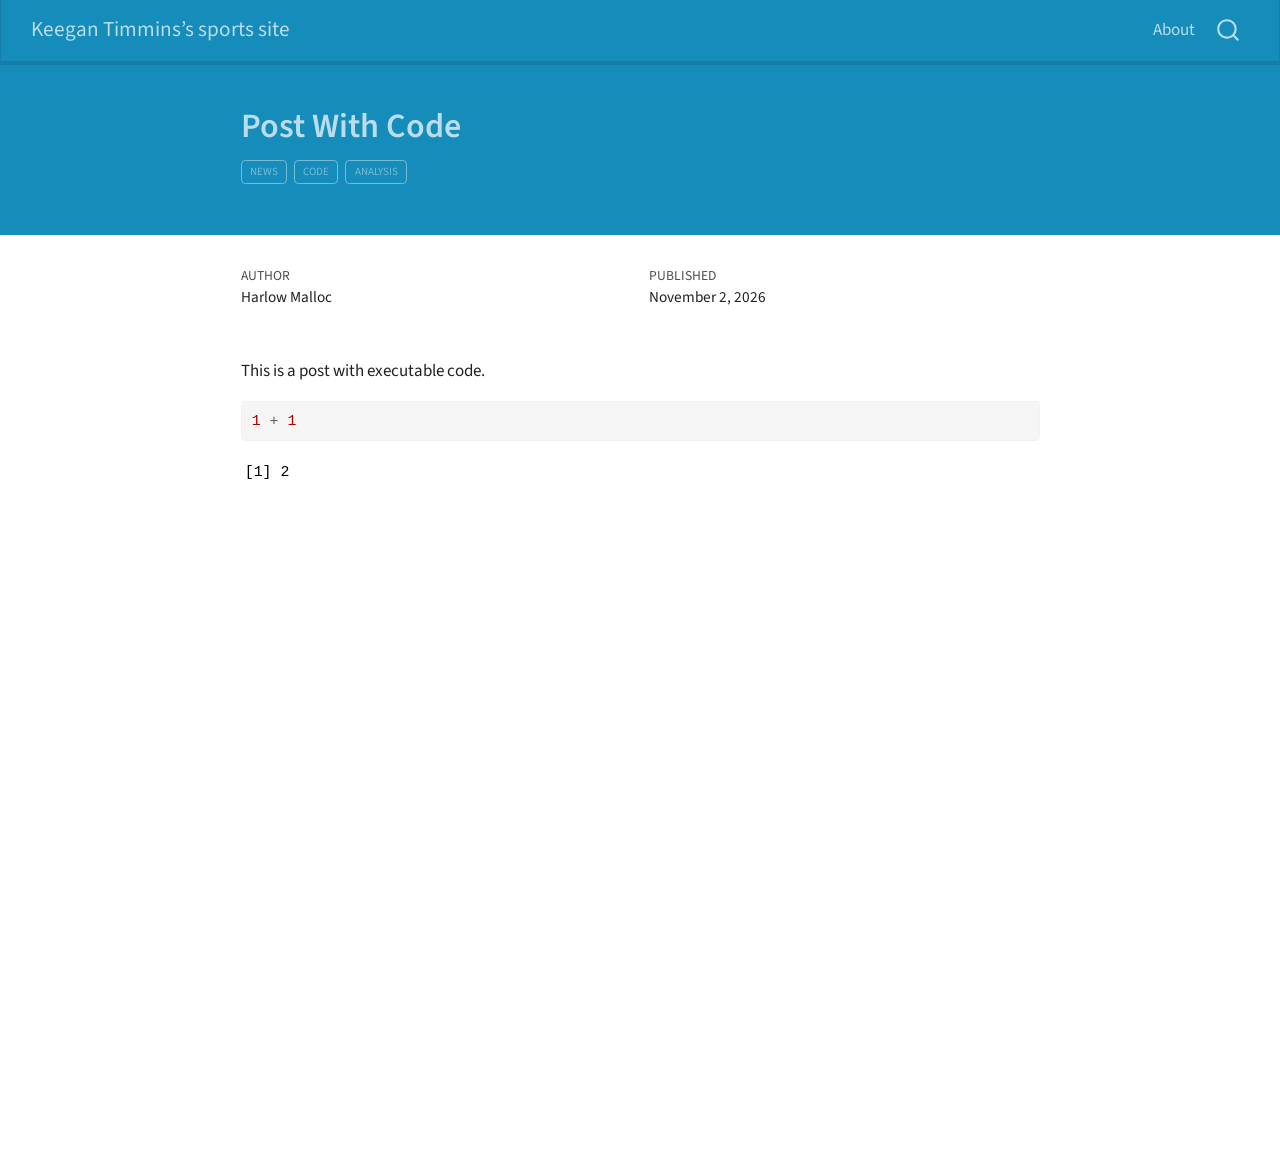
<file: posts/post-with-code/index.html>
<!DOCTYPE html>
<html xmlns="http://www.w3.org/1999/xhtml" lang="en" xml:lang="en"><head>

<meta charset="utf-8">
<meta name="generator" content="quarto-1.10.18">

<meta name="viewport" content="width=device-width, initial-scale=1.0, user-scalable=yes">

<meta name="author" content="Harlow Malloc">
<meta name="dcterms.date" content="2026-11-02">

<title>Post With Code – Keegan Timmins’s sports site</title>
<style>
/* Default styles provided by pandoc.
** See https://pandoc.org/MANUAL.html#variables-for-html for config info.
*/
span.smallcaps{font-variant: small-caps;}
div.columns{display: flex; gap: 1.5em;}
div.column{flex: auto;}
@media screen {
div.columns{gap: min(4vw, 1.5em);}
div.column{overflow-x: auto;}
}
div.hanging-indent{margin-left: 1.5em; text-indent: -1.5em;}
ul.task-list{list-style: none;}
ul.task-list li input[type="checkbox"] {
  width: 0.8em;
  margin: 0 0.8em 0.2em -1em; /* quarto-specific, see https://github.com/quarto-dev/quarto-cli/issues/4556 */ 
  vertical-align: middle;
}
/* CSS for syntax highlighting */
html { -webkit-text-size-adjust: 100%; }
pre > code.sourceCode { white-space: pre; position: relative; }
pre > code.sourceCode > span { display: inline-block; line-height: 1.25; }
pre > code.sourceCode > span:empty { height: 1.2em; }
.sourceCode { overflow: visible; }
code.sourceCode > span { color: inherit; text-decoration: inherit; }
div.sourceCode { margin: 1em 0; }
pre.sourceCode { margin: 0; }
@media screen {
div.sourceCode { overflow: auto; }
}
@media print {
pre > code.sourceCode { white-space: pre-wrap; }
pre > code.sourceCode > span { text-indent: -5em; padding-left: 5em; }
}
pre.numberSource code
  { counter-reset: source-line 0; }
pre.numberSource code > span
  { position: relative; left: -4em; counter-increment: source-line; }
pre.numberSource code > span > a:first-child::before
  { content: counter(source-line);
    position: relative; left: -1em; text-align: right; vertical-align: baseline;
    border: none; display: inline-block;
    -webkit-touch-callout: none; -webkit-user-select: none;
    -khtml-user-select: none; -moz-user-select: none;
    -ms-user-select: none; user-select: none;
    padding: 0 4px; width: 4em;
  }
pre.numberSource { margin-left: 3em;  padding-left: 4px; }
div.sourceCode
  {   }
@media screen {
pre > code.sourceCode > span > a:first-child::before { text-decoration: underline; }
}
</style>


<script src="../../site_libs/quarto-nav/quarto-nav.js"></script>
<script src="../../site_libs/quarto-nav/headroom.min.js"></script>
<script src="../../site_libs/clipboard/clipboard.min.js"></script>
<script src="../../site_libs/quarto-search/autocomplete.umd.js"></script>
<script src="../../site_libs/quarto-search/fuse.min.js"></script>
<script src="../../site_libs/quarto-search/quarto-search.js"></script>
<meta name="quarto:offset" content="../../">
<script src="../../site_libs/quarto-html/quarto.js" type="module"></script>
<script src="../../site_libs/quarto-html/tabsets/tabsets.js" type="module"></script>
<script src="../../site_libs/quarto-html/popper.min.js"></script>
<script src="../../site_libs/quarto-html/tippy.umd.min.js"></script>
<script src="../../site_libs/quarto-html/anchor.min.js"></script>
<link href="../../site_libs/quarto-html/tippy.css" rel="stylesheet">
<link href="../../site_libs/quarto-html/quarto-syntax-highlighting-64a204ab8560d761af7679ceaba22944.css" rel="stylesheet" id="quarto-text-highlighting-styles">
<script src="../../site_libs/bootstrap/bootstrap.min.js"></script>
<link href="../../site_libs/bootstrap/bootstrap-icons.css" rel="stylesheet">
<link href="../../site_libs/bootstrap/bootstrap-6f7d7cdbd48827f75cbeb867e6f99278.min.css" rel="stylesheet" append-hash="true" id="quarto-bootstrap" data-mode="light">
<script id="quarto-search-options" type="application/json">{
  "location": "navbar",
  "copy-button": false,
  "collapse-after": 3,
  "panel-placement": "end",
  "type": "overlay",
  "limit": 50,
  "keyboard-shortcut": [
    "f",
    "/",
    "s"
  ],
  "show-item-context": false,
  "language": {
    "search-no-results-text": "No results",
    "search-matching-documents-text": "matching documents",
    "search-copy-link-title": "Copy link to search",
    "search-hide-matches-text": "Hide additional matches",
    "search-more-match-text": "more match in this document",
    "search-more-matches-text": "more matches in this document",
    "search-clear-button-title": "Clear",
    "search-text-placeholder": "",
    "search-detached-cancel-button-title": "Cancel",
    "search-submit-button-title": "Submit",
    "search-label": "Search"
  }
}</script>


<link rel="stylesheet" href="../../styles.css">
</head>

<body class="nav-fixed fullcontent quarto-light">

<div id="quarto-search-results"></div>
  <header id="quarto-header" class="headroom fixed-top quarto-banner">
    <nav class="navbar navbar-expand-lg " data-bs-theme="dark">
      <div class="navbar-container container-fluid">
      <div class="navbar-brand-container mx-auto">
    <a class="navbar-brand" href="../../index.html">
    <span class="navbar-title">Keegan Timmins’s sports site</span>
    </a>
  </div>
            <div id="quarto-search" class="" title="Search"></div>
          <button class="navbar-toggler" type="button" data-bs-toggle="collapse" data-bs-target="#navbarCollapse" aria-controls="navbarCollapse" role="menu" aria-expanded="false" aria-label="Toggle navigation" onclick="if (window.quartoToggleHeadroom) { window.quartoToggleHeadroom(); }">
  <span class="navbar-toggler-icon"></span>
</button>
          <div class="collapse navbar-collapse" id="navbarCollapse">
            <ul class="navbar-nav navbar-nav-scroll ms-auto">
  <li class="nav-item">
    <a class="nav-link" href="../../about.html"> 
<span class="menu-text">About</span></a>
  </li>  
</ul>
          </div> <!-- /navcollapse -->
            <div class="quarto-navbar-tools">
</div>
      </div> <!-- /container-fluid -->
    </nav>
</header>
<!-- content -->
<header id="title-block-header" class="quarto-title-block default page-columns page-full">
  <div class="quarto-title-banner page-columns page-full">
    <div class="quarto-title column-body">
      <h1 class="title">Post With Code</h1>
                                <div class="quarto-categories">
                <div class="quarto-category">news</div>
                <div class="quarto-category">code</div>
                <div class="quarto-category">analysis</div>
              </div>
                  </div>
  </div>
    
  
  <div class="quarto-title-meta">

      <div>
      <div class="quarto-title-meta-heading">Author</div>
      <div class="quarto-title-meta-contents">
               <p>Harlow Malloc </p>
            </div>
    </div>
      
      <div>
      <div class="quarto-title-meta-heading">Published</div>
      <div class="quarto-title-meta-contents">
        <p class="date">November 2, 2026</p>
      </div>
    </div>
    
      
    </div>
    
  
  </header><div id="quarto-content" class="quarto-container page-columns page-rows-contents page-layout-article page-navbar">
<!-- sidebar -->
<!-- margin-sidebar -->
    
<!-- main -->
<main class="content quarto-banner-title-block" id="quarto-document-content">





<p>This is a post with executable code.</p>
<div class="cell">
<div class="code-copy-outer-scaffold"><div class="sourceCode cell-code" id="cb1"><pre class="sourceCode r code-with-copy"><code class="sourceCode r"><span id="cb1-1"><a href="#cb1-1" aria-hidden="true" tabindex="-1"></a><span class="dv">1</span> <span class="sc">+</span> <span class="dv">1</span></span></code></pre></div><button title="Copy to Clipboard" class="code-copy-button"><i class="bi"></i></button></div>
<div class="cell-output cell-output-stdout">
<pre><code>[1] 2</code></pre>
</div>
</div>



</main> <!-- /main -->
<script id="quarto-html-after-body" type="application/javascript">
  window.document.addEventListener("DOMContentLoaded", function (event) {
    const icon = "";
    const anchorJS = new window.AnchorJS();
    anchorJS.options = {
      placement: 'right',
      icon: icon
    };
    anchorJS.add('.anchored');
    const isCodeAnnotation = (el) => {
      for (const clz of el.classList) {
        if (clz.startsWith('code-annotation-')) {                     
          return true;
        }
      }
      return false;
    }
    const onCopySuccess = function(e) {
      // button target
      const button = e.trigger;
      // don't keep focus
      button.blur();
      // flash "checked"
      button.classList.add('code-copy-button-checked');
      var currentTitle = button.getAttribute("title");
      button.setAttribute("title", "Copied!");
      let tooltip;
      if (window.bootstrap) {
        button.setAttribute("data-bs-toggle", "tooltip");
        button.setAttribute("data-bs-placement", "left");
        button.setAttribute("data-bs-title", "Copied!");
        tooltip = new bootstrap.Tooltip(button, 
          { trigger: "manual", 
            customClass: "code-copy-button-tooltip",
            offset: [0, -8]});
        tooltip.show();    
      }
      setTimeout(function() {
        if (tooltip) {
          tooltip.hide();
          button.removeAttribute("data-bs-title");
          button.removeAttribute("data-bs-toggle");
          button.removeAttribute("data-bs-placement");
        }
        button.setAttribute("title", currentTitle);
        button.classList.remove('code-copy-button-checked');
      }, 1000);
      // clear code selection
      e.clearSelection();
    }
    const getTextToCopy = function(trigger) {
      const outerScaffold = trigger.parentElement.cloneNode(true);
      const codeEl = outerScaffold.querySelector('code');
      for (const childEl of codeEl.children) {
        if (isCodeAnnotation(childEl)) {
          childEl.remove();
        }
      }
      return codeEl.innerText;
    }
    const clipboard = new window.ClipboardJS('.code-copy-button:not([data-in-quarto-modal])', {
      text: getTextToCopy
    });
    clipboard.on('success', onCopySuccess);
    if (window.document.getElementById('quarto-embedded-source-code-modal')) {
      const clipboardModal = new window.ClipboardJS('.code-copy-button[data-in-quarto-modal]', {
        text: getTextToCopy,
        container: window.document.getElementById('quarto-embedded-source-code-modal')
      });
      clipboardModal.on('success', onCopySuccess);
    }
      var localhostRegex = new RegExp(/^(?:http|https):\/\/localhost\:?[0-9]*\//);
      var mailtoRegex = new RegExp(/^mailto:/);
        var filterRegex = new RegExp("https:\/\/your-website-url\.example\.com");
      var isInternal = (href) => {
          return filterRegex.test(href) || localhostRegex.test(href) || mailtoRegex.test(href);
      }
      // Inspect non-navigation links and adorn them if external
     var links = window.document.querySelectorAll('a[href]:not(.nav-link):not(.navbar-brand):not(.toc-action):not(.sidebar-link):not(.sidebar-item-toggle):not(.pagination-link):not(.no-external):not([aria-hidden]):not(.dropdown-item):not(.quarto-navigation-tool):not(.about-link)');
      for (var i=0; i<links.length; i++) {
        const link = links[i];
        if (!isInternal(link.href)) {
          // undo the damage that might have been done by quarto-nav.js in the case of
          // links that we want to consider external
          if (link.dataset.originalHref !== undefined) {
            link.href = link.dataset.originalHref;
          }
        }
      }
    function tippyHover(el, contentFn, onTriggerFn, onUntriggerFn) {
      const config = {
        allowHTML: true,
        maxWidth: 500,
        delay: 100,
        arrow: false,
        appendTo: function(el) {
            return el.parentElement;
        },
        interactive: true,
        interactiveBorder: 10,
        theme: 'quarto',
        placement: 'bottom-start',
      };
      if (contentFn) {
        config.content = contentFn;
      }
      if (onTriggerFn) {
        config.onTrigger = onTriggerFn;
      }
      if (onUntriggerFn) {
        config.onUntrigger = onUntriggerFn;
      }
      window.tippy(el, config); 
    }
    const noterefs = window.document.querySelectorAll('a[role="doc-noteref"]');
    for (var i=0; i<noterefs.length; i++) {
      const ref = noterefs[i];
      tippyHover(ref, function() {
        // use id or data attribute instead here
        let href = ref.getAttribute('data-footnote-href') || ref.getAttribute('href');
        try { href = new URL(href).hash; } catch {}
        const id = href.replace(/^#\/?/, "");
        const note = window.document.getElementById(id);
        if (note) {
          return note.innerHTML;
        } else {
          return "";
        }
      });
    }
    const xrefs = window.document.querySelectorAll('a.quarto-xref');
    const processXRef = (id, note) => {
      // Strip column container classes
      const stripColumnClz = (el) => {
        el.classList.remove("page-full", "page-columns");
        if (el.children) {
          for (const child of el.children) {
            stripColumnClz(child);
          }
        }
      }
      stripColumnClz(note)
      if (id === null || id.startsWith('sec-')) {
        // Special case sections, only their first couple elements
        const container = document.createElement("div");
        if (note.children && note.children.length > 2) {
          container.appendChild(note.children[0].cloneNode(true));
          for (let i = 1; i < note.children.length; i++) {
            const child = note.children[i];
            if (child.tagName === "P" && child.innerText === "") {
              continue;
            } else {
              container.appendChild(child.cloneNode(true));
              break;
            }
          }
          if (window.Quarto?.typesetMath) {
            window.Quarto.typesetMath(container);
          }
          return container.innerHTML
        } else {
          if (window.Quarto?.typesetMath) {
            window.Quarto.typesetMath(note);
          }
          return note.innerHTML;
        }
      } else {
        // Remove any anchor links if they are present
        const anchorLink = note.querySelector('a.anchorjs-link');
        if (anchorLink) {
          anchorLink.remove();
        }
        if (window.Quarto?.typesetMath) {
          window.Quarto.typesetMath(note);
        }
        if (note.classList.contains("callout")) {
          return note.outerHTML;
        } else {
          return note.innerHTML;
        }
      }
    }
    for (var i=0; i<xrefs.length; i++) {
      const xref = xrefs[i];
      tippyHover(xref, undefined, function(instance) {
        instance.disable();
        let url = xref.getAttribute('href');
        let hash = undefined; 
        if (url.startsWith('#')) {
          hash = url;
        } else {
          try { hash = new URL(url).hash; } catch {}
        }
        if (hash) {
          const id = hash.replace(/^#\/?/, "");
          const note = window.document.getElementById(id);
          if (note !== null) {
            try {
              const html = processXRef(id, note.cloneNode(true));
              instance.setContent(html);
            } finally {
              instance.enable();
              instance.show();
            }
          } else {
            // See if we can fetch this
            fetch(url.split('#')[0])
            .then(res => res.text())
            .then(html => {
              const parser = new DOMParser();
              const htmlDoc = parser.parseFromString(html, "text/html");
              const note = htmlDoc.getElementById(id);
              if (note !== null) {
                const html = processXRef(id, note);
                instance.setContent(html);
              } 
            }).finally(() => {
              instance.enable();
              instance.show();
            });
          }
        } else {
          // See if we can fetch a full url (with no hash to target)
          // This is a special case and we should probably do some content thinning / targeting
          fetch(url)
          .then(res => res.text())
          .then(html => {
            const parser = new DOMParser();
            const htmlDoc = parser.parseFromString(html, "text/html");
            const note = htmlDoc.querySelector('main.content');
            if (note !== null) {
              // This should only happen for chapter cross references
              // (since there is no id in the URL)
              // remove the first header
              if (note.children.length > 0 && note.children[0].tagName === "HEADER") {
                note.children[0].remove();
              }
              const html = processXRef(null, note);
              instance.setContent(html);
            } 
          }).finally(() => {
            instance.enable();
            instance.show();
          });
        }
      }, function(instance) {
      });
    }
        let selectedAnnoteEl;
        const selectorForAnnotation = ( cell, annotation) => {
          let cellAttr = 'data-code-cell="' + cell + '"';
          let lineAttr = 'data-code-annotation="' +  annotation + '"';
          const selector = 'span[' + cellAttr + '][' + lineAttr + ']';
          return selector;
        }
        const selectCodeLines = (annoteEl) => {
          const doc = window.document;
          const targetCell = annoteEl.getAttribute("data-target-cell");
          const targetAnnotation = annoteEl.getAttribute("data-target-annotation");
          const annoteSpan = window.document.querySelector(selectorForAnnotation(targetCell, targetAnnotation));
          const lines = annoteSpan.getAttribute("data-code-lines").split(",");
          const lineIds = lines.map((line) => {
            return targetCell + "-" + line;
          })
          let top = null;
          let height = null;
          let parent = null;
          if (lineIds.length > 0) {
              //compute the position of the single el (top and bottom and make a div)
              const el = window.document.getElementById(lineIds[0]);
              top = el.offsetTop;
              height = el.offsetHeight;
              parent = el.parentElement.parentElement;
            if (lineIds.length > 1) {
              const lastEl = window.document.getElementById(lineIds[lineIds.length - 1]);
              const bottom = lastEl.offsetTop + lastEl.offsetHeight;
              height = bottom - top;
            }
            if (top !== null && height !== null && parent !== null) {
              // cook up a div (if necessary) and position it 
              let div = window.document.getElementById("code-annotation-line-highlight");
              if (div === null) {
                div = window.document.createElement("div");
                div.setAttribute("id", "code-annotation-line-highlight");
                div.style.position = 'absolute';
                parent.appendChild(div);
              }
              div.style.top = top - 2 + "px";
              div.style.height = height + 4 + "px";
              div.style.left = 0;
              let gutterDiv = window.document.getElementById("code-annotation-line-highlight-gutter");
              if (gutterDiv === null) {
                gutterDiv = window.document.createElement("div");
                gutterDiv.setAttribute("id", "code-annotation-line-highlight-gutter");
                gutterDiv.style.position = 'absolute';
                const codeCell = window.document.getElementById(targetCell);
                const gutter = codeCell.querySelector('.code-annotation-gutter');
                gutter.appendChild(gutterDiv);
              }
              gutterDiv.style.top = top - 2 + "px";
              gutterDiv.style.height = height + 4 + "px";
            }
            selectedAnnoteEl = annoteEl;
          }
        };
        const unselectCodeLines = () => {
          const elementsIds = ["code-annotation-line-highlight", "code-annotation-line-highlight-gutter"];
          elementsIds.forEach((elId) => {
            const div = window.document.getElementById(elId);
            if (div) {
              div.remove();
            }
          });
          selectedAnnoteEl = undefined;
        };
          // Handle positioning of the toggle
      window.addEventListener(
        "resize",
        throttle(() => {
          elRect = undefined;
          if (selectedAnnoteEl) {
            selectCodeLines(selectedAnnoteEl);
          }
        }, 10)
      );
      function throttle(fn, ms) {
      let throttle = false;
      let timer;
        return (...args) => {
          if(!throttle) { // first call gets through
              fn.apply(this, args);
              throttle = true;
          } else { // all the others get throttled
              if(timer) clearTimeout(timer); // cancel #2
              timer = setTimeout(() => {
                fn.apply(this, args);
                timer = throttle = false;
              }, ms);
          }
        };
      }
        // Attach click handler to the DT
        const annoteDls = window.document.querySelectorAll('dt[data-target-cell]');
        for (const annoteDlNode of annoteDls) {
          annoteDlNode.addEventListener('click', (event) => {
            const clickedEl = event.target;
            if (clickedEl !== selectedAnnoteEl) {
              unselectCodeLines();
              const activeEl = window.document.querySelector('dt[data-target-cell].code-annotation-active');
              if (activeEl) {
                activeEl.classList.remove('code-annotation-active');
              }
              selectCodeLines(clickedEl);
              clickedEl.classList.add('code-annotation-active');
            } else {
              // Unselect the line
              unselectCodeLines();
              clickedEl.classList.remove('code-annotation-active');
            }
          });
        }
    const findCites = (el) => {
      const parentEl = el.parentElement;
      if (parentEl) {
        const cites = parentEl.dataset.cites;
        if (cites) {
          return {
            el,
            cites: cites.split(' ')
          };
        } else {
          return findCites(el.parentElement)
        }
      } else {
        return undefined;
      }
    };
    var bibliorefs = window.document.querySelectorAll('a[role="doc-biblioref"]');
    for (var i=0; i<bibliorefs.length; i++) {
      const ref = bibliorefs[i];
      const citeInfo = findCites(ref);
      if (citeInfo) {
        tippyHover(citeInfo.el, function() {
          var popup = window.document.createElement('div');
          citeInfo.cites.forEach(function(cite) {
            var citeDiv = window.document.createElement('div');
            citeDiv.classList.add('hanging-indent');
            citeDiv.classList.add('csl-entry');
            var biblioDiv = window.document.getElementById('ref-' + cite);
            if (biblioDiv) {
              citeDiv.innerHTML = biblioDiv.innerHTML;
            }
            popup.appendChild(citeDiv);
          });
          return popup.innerHTML;
        });
      }
    }
  });
  </script>
</div> <!-- /content -->




</body></html>
</file>
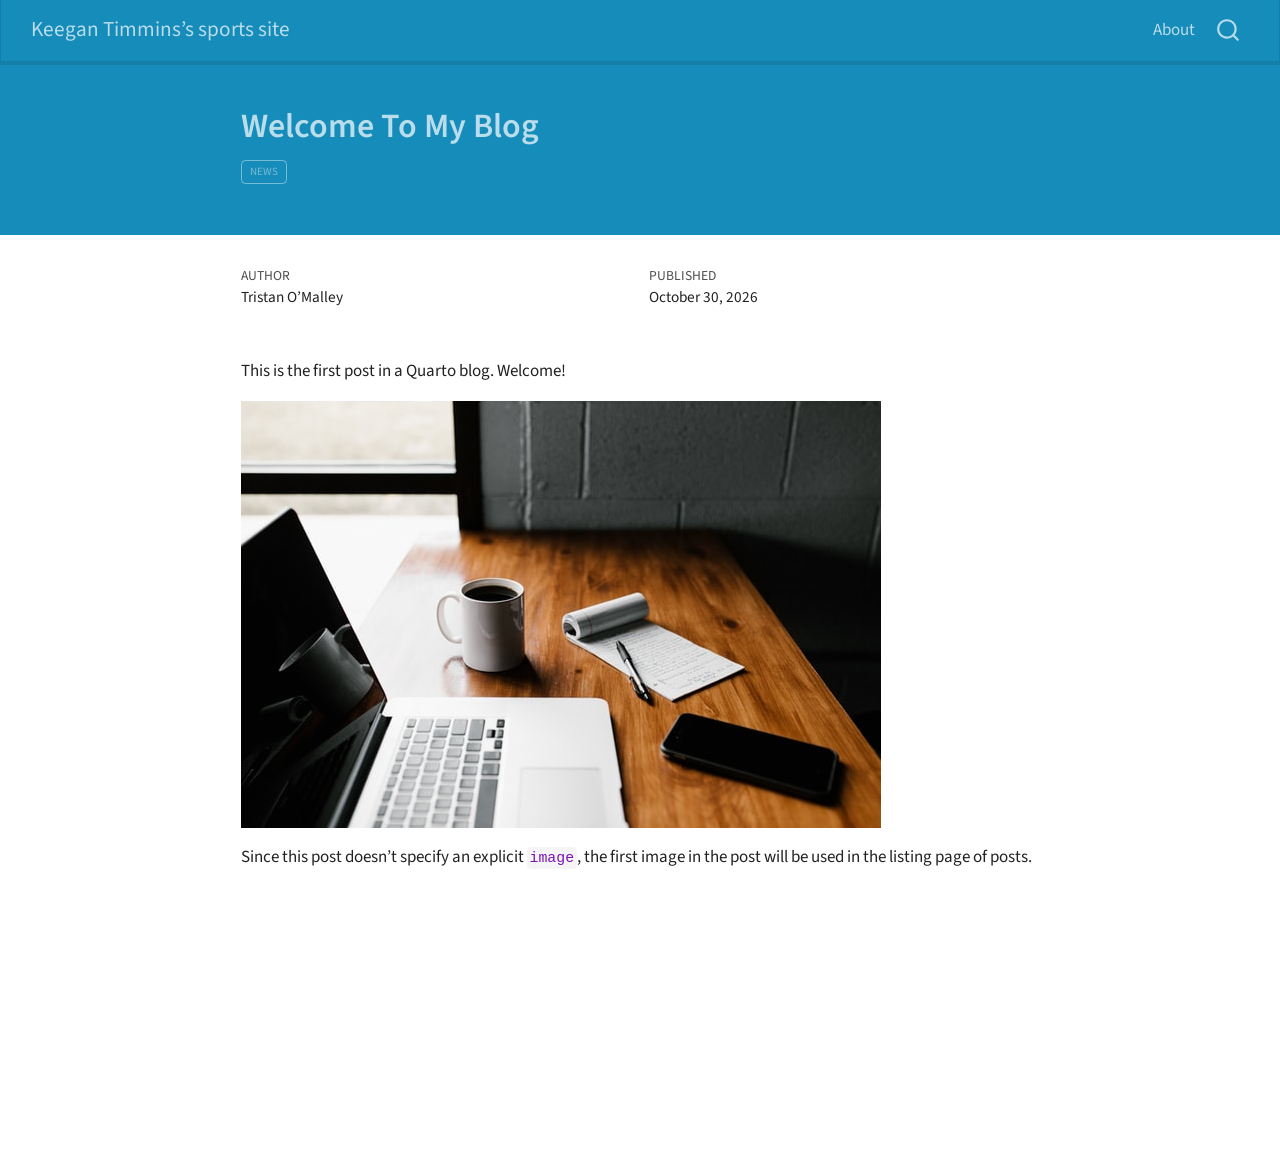
<file: posts/welcome/index.html>
<!DOCTYPE html>
<html xmlns="http://www.w3.org/1999/xhtml" lang="en" xml:lang="en"><head>

<meta charset="utf-8">
<meta name="generator" content="quarto-1.10.18">

<meta name="viewport" content="width=device-width, initial-scale=1.0, user-scalable=yes">

<meta name="author" content="Tristan O’Malley">
<meta name="dcterms.date" content="2026-10-30">

<title>Welcome To My Blog – Keegan Timmins’s sports site</title>
<style>
/* Default styles provided by pandoc.
** See https://pandoc.org/MANUAL.html#variables-for-html for config info.
*/
span.smallcaps{font-variant: small-caps;}
div.columns{display: flex; gap: 1.5em;}
div.column{flex: auto;}
@media screen {
div.columns{gap: min(4vw, 1.5em);}
div.column{overflow-x: auto;}
}
div.hanging-indent{margin-left: 1.5em; text-indent: -1.5em;}
ul.task-list{list-style: none;}
ul.task-list li input[type="checkbox"] {
  width: 0.8em;
  margin: 0 0.8em 0.2em -1em; /* quarto-specific, see https://github.com/quarto-dev/quarto-cli/issues/4556 */ 
  vertical-align: middle;
}
</style>


<script src="../../site_libs/quarto-nav/quarto-nav.js"></script>
<script src="../../site_libs/quarto-nav/headroom.min.js"></script>
<script src="../../site_libs/clipboard/clipboard.min.js"></script>
<script src="../../site_libs/quarto-search/autocomplete.umd.js"></script>
<script src="../../site_libs/quarto-search/fuse.min.js"></script>
<script src="../../site_libs/quarto-search/quarto-search.js"></script>
<meta name="quarto:offset" content="../../">
<script src="../../site_libs/quarto-html/quarto.js" type="module"></script>
<script src="../../site_libs/quarto-html/tabsets/tabsets.js" type="module"></script>
<script src="../../site_libs/quarto-html/popper.min.js"></script>
<script src="../../site_libs/quarto-html/tippy.umd.min.js"></script>
<script src="../../site_libs/quarto-html/anchor.min.js"></script>
<link href="../../site_libs/quarto-html/tippy.css" rel="stylesheet">
<link href="../../site_libs/quarto-html/quarto-syntax-highlighting-64a204ab8560d761af7679ceaba22944.css" rel="stylesheet" id="quarto-text-highlighting-styles">
<script src="../../site_libs/bootstrap/bootstrap.min.js"></script>
<link href="../../site_libs/bootstrap/bootstrap-icons.css" rel="stylesheet">
<link href="../../site_libs/bootstrap/bootstrap-6f7d7cdbd48827f75cbeb867e6f99278.min.css" rel="stylesheet" append-hash="true" id="quarto-bootstrap" data-mode="light">
<script id="quarto-search-options" type="application/json">{
  "location": "navbar",
  "copy-button": false,
  "collapse-after": 3,
  "panel-placement": "end",
  "type": "overlay",
  "limit": 50,
  "keyboard-shortcut": [
    "f",
    "/",
    "s"
  ],
  "show-item-context": false,
  "language": {
    "search-no-results-text": "No results",
    "search-matching-documents-text": "matching documents",
    "search-copy-link-title": "Copy link to search",
    "search-hide-matches-text": "Hide additional matches",
    "search-more-match-text": "more match in this document",
    "search-more-matches-text": "more matches in this document",
    "search-clear-button-title": "Clear",
    "search-text-placeholder": "",
    "search-detached-cancel-button-title": "Cancel",
    "search-submit-button-title": "Submit",
    "search-label": "Search"
  }
}</script>


<link rel="stylesheet" href="../../styles.css">
</head>

<body class="nav-fixed fullcontent quarto-light">

<div id="quarto-search-results"></div>
  <header id="quarto-header" class="headroom fixed-top quarto-banner">
    <nav class="navbar navbar-expand-lg " data-bs-theme="dark">
      <div class="navbar-container container-fluid">
      <div class="navbar-brand-container mx-auto">
    <a class="navbar-brand" href="../../index.html">
    <span class="navbar-title">Keegan Timmins’s sports site</span>
    </a>
  </div>
            <div id="quarto-search" class="" title="Search"></div>
          <button class="navbar-toggler" type="button" data-bs-toggle="collapse" data-bs-target="#navbarCollapse" aria-controls="navbarCollapse" role="menu" aria-expanded="false" aria-label="Toggle navigation" onclick="if (window.quartoToggleHeadroom) { window.quartoToggleHeadroom(); }">
  <span class="navbar-toggler-icon"></span>
</button>
          <div class="collapse navbar-collapse" id="navbarCollapse">
            <ul class="navbar-nav navbar-nav-scroll ms-auto">
  <li class="nav-item">
    <a class="nav-link" href="../../about.html"> 
<span class="menu-text">About</span></a>
  </li>  
</ul>
          </div> <!-- /navcollapse -->
            <div class="quarto-navbar-tools">
</div>
      </div> <!-- /container-fluid -->
    </nav>
</header>
<!-- content -->
<header id="title-block-header" class="quarto-title-block default page-columns page-full">
  <div class="quarto-title-banner page-columns page-full">
    <div class="quarto-title column-body">
      <h1 class="title">Welcome To My Blog</h1>
                                <div class="quarto-categories">
                <div class="quarto-category">news</div>
              </div>
                  </div>
  </div>
    
  
  <div class="quarto-title-meta">

      <div>
      <div class="quarto-title-meta-heading">Author</div>
      <div class="quarto-title-meta-contents">
               <p>Tristan O’Malley </p>
            </div>
    </div>
      
      <div>
      <div class="quarto-title-meta-heading">Published</div>
      <div class="quarto-title-meta-contents">
        <p class="date">October 30, 2026</p>
      </div>
    </div>
    
      
    </div>
    
  
  </header><div id="quarto-content" class="quarto-container page-columns page-rows-contents page-layout-article page-navbar">
<!-- sidebar -->
<!-- margin-sidebar -->
    
<!-- main -->
<main class="content quarto-banner-title-block" id="quarto-document-content">





<p>This is the first post in a Quarto blog. Welcome!</p>
<p><img src="thumbnail.jpg" class="img-fluid"></p>
<p>Since this post doesn’t specify an explicit <code>image</code>, the first image in the post will be used in the listing page of posts.</p>



</main> <!-- /main -->
<script id="quarto-html-after-body" type="application/javascript">
  window.document.addEventListener("DOMContentLoaded", function (event) {
    const icon = "";
    const anchorJS = new window.AnchorJS();
    anchorJS.options = {
      placement: 'right',
      icon: icon
    };
    anchorJS.add('.anchored');
    const isCodeAnnotation = (el) => {
      for (const clz of el.classList) {
        if (clz.startsWith('code-annotation-')) {                     
          return true;
        }
      }
      return false;
    }
    const onCopySuccess = function(e) {
      // button target
      const button = e.trigger;
      // don't keep focus
      button.blur();
      // flash "checked"
      button.classList.add('code-copy-button-checked');
      var currentTitle = button.getAttribute("title");
      button.setAttribute("title", "Copied!");
      let tooltip;
      if (window.bootstrap) {
        button.setAttribute("data-bs-toggle", "tooltip");
        button.setAttribute("data-bs-placement", "left");
        button.setAttribute("data-bs-title", "Copied!");
        tooltip = new bootstrap.Tooltip(button, 
          { trigger: "manual", 
            customClass: "code-copy-button-tooltip",
            offset: [0, -8]});
        tooltip.show();    
      }
      setTimeout(function() {
        if (tooltip) {
          tooltip.hide();
          button.removeAttribute("data-bs-title");
          button.removeAttribute("data-bs-toggle");
          button.removeAttribute("data-bs-placement");
        }
        button.setAttribute("title", currentTitle);
        button.classList.remove('code-copy-button-checked');
      }, 1000);
      // clear code selection
      e.clearSelection();
    }
    const getTextToCopy = function(trigger) {
      const outerScaffold = trigger.parentElement.cloneNode(true);
      const codeEl = outerScaffold.querySelector('code');
      for (const childEl of codeEl.children) {
        if (isCodeAnnotation(childEl)) {
          childEl.remove();
        }
      }
      return codeEl.innerText;
    }
    const clipboard = new window.ClipboardJS('.code-copy-button:not([data-in-quarto-modal])', {
      text: getTextToCopy
    });
    clipboard.on('success', onCopySuccess);
    if (window.document.getElementById('quarto-embedded-source-code-modal')) {
      const clipboardModal = new window.ClipboardJS('.code-copy-button[data-in-quarto-modal]', {
        text: getTextToCopy,
        container: window.document.getElementById('quarto-embedded-source-code-modal')
      });
      clipboardModal.on('success', onCopySuccess);
    }
      var localhostRegex = new RegExp(/^(?:http|https):\/\/localhost\:?[0-9]*\//);
      var mailtoRegex = new RegExp(/^mailto:/);
        var filterRegex = new RegExp("https:\/\/your-website-url\.example\.com");
      var isInternal = (href) => {
          return filterRegex.test(href) || localhostRegex.test(href) || mailtoRegex.test(href);
      }
      // Inspect non-navigation links and adorn them if external
     var links = window.document.querySelectorAll('a[href]:not(.nav-link):not(.navbar-brand):not(.toc-action):not(.sidebar-link):not(.sidebar-item-toggle):not(.pagination-link):not(.no-external):not([aria-hidden]):not(.dropdown-item):not(.quarto-navigation-tool):not(.about-link)');
      for (var i=0; i<links.length; i++) {
        const link = links[i];
        if (!isInternal(link.href)) {
          // undo the damage that might have been done by quarto-nav.js in the case of
          // links that we want to consider external
          if (link.dataset.originalHref !== undefined) {
            link.href = link.dataset.originalHref;
          }
        }
      }
    function tippyHover(el, contentFn, onTriggerFn, onUntriggerFn) {
      const config = {
        allowHTML: true,
        maxWidth: 500,
        delay: 100,
        arrow: false,
        appendTo: function(el) {
            return el.parentElement;
        },
        interactive: true,
        interactiveBorder: 10,
        theme: 'quarto',
        placement: 'bottom-start',
      };
      if (contentFn) {
        config.content = contentFn;
      }
      if (onTriggerFn) {
        config.onTrigger = onTriggerFn;
      }
      if (onUntriggerFn) {
        config.onUntrigger = onUntriggerFn;
      }
      window.tippy(el, config); 
    }
    const noterefs = window.document.querySelectorAll('a[role="doc-noteref"]');
    for (var i=0; i<noterefs.length; i++) {
      const ref = noterefs[i];
      tippyHover(ref, function() {
        // use id or data attribute instead here
        let href = ref.getAttribute('data-footnote-href') || ref.getAttribute('href');
        try { href = new URL(href).hash; } catch {}
        const id = href.replace(/^#\/?/, "");
        const note = window.document.getElementById(id);
        if (note) {
          return note.innerHTML;
        } else {
          return "";
        }
      });
    }
    const xrefs = window.document.querySelectorAll('a.quarto-xref');
    const processXRef = (id, note) => {
      // Strip column container classes
      const stripColumnClz = (el) => {
        el.classList.remove("page-full", "page-columns");
        if (el.children) {
          for (const child of el.children) {
            stripColumnClz(child);
          }
        }
      }
      stripColumnClz(note)
      if (id === null || id.startsWith('sec-')) {
        // Special case sections, only their first couple elements
        const container = document.createElement("div");
        if (note.children && note.children.length > 2) {
          container.appendChild(note.children[0].cloneNode(true));
          for (let i = 1; i < note.children.length; i++) {
            const child = note.children[i];
            if (child.tagName === "P" && child.innerText === "") {
              continue;
            } else {
              container.appendChild(child.cloneNode(true));
              break;
            }
          }
          if (window.Quarto?.typesetMath) {
            window.Quarto.typesetMath(container);
          }
          return container.innerHTML
        } else {
          if (window.Quarto?.typesetMath) {
            window.Quarto.typesetMath(note);
          }
          return note.innerHTML;
        }
      } else {
        // Remove any anchor links if they are present
        const anchorLink = note.querySelector('a.anchorjs-link');
        if (anchorLink) {
          anchorLink.remove();
        }
        if (window.Quarto?.typesetMath) {
          window.Quarto.typesetMath(note);
        }
        if (note.classList.contains("callout")) {
          return note.outerHTML;
        } else {
          return note.innerHTML;
        }
      }
    }
    for (var i=0; i<xrefs.length; i++) {
      const xref = xrefs[i];
      tippyHover(xref, undefined, function(instance) {
        instance.disable();
        let url = xref.getAttribute('href');
        let hash = undefined; 
        if (url.startsWith('#')) {
          hash = url;
        } else {
          try { hash = new URL(url).hash; } catch {}
        }
        if (hash) {
          const id = hash.replace(/^#\/?/, "");
          const note = window.document.getElementById(id);
          if (note !== null) {
            try {
              const html = processXRef(id, note.cloneNode(true));
              instance.setContent(html);
            } finally {
              instance.enable();
              instance.show();
            }
          } else {
            // See if we can fetch this
            fetch(url.split('#')[0])
            .then(res => res.text())
            .then(html => {
              const parser = new DOMParser();
              const htmlDoc = parser.parseFromString(html, "text/html");
              const note = htmlDoc.getElementById(id);
              if (note !== null) {
                const html = processXRef(id, note);
                instance.setContent(html);
              } 
            }).finally(() => {
              instance.enable();
              instance.show();
            });
          }
        } else {
          // See if we can fetch a full url (with no hash to target)
          // This is a special case and we should probably do some content thinning / targeting
          fetch(url)
          .then(res => res.text())
          .then(html => {
            const parser = new DOMParser();
            const htmlDoc = parser.parseFromString(html, "text/html");
            const note = htmlDoc.querySelector('main.content');
            if (note !== null) {
              // This should only happen for chapter cross references
              // (since there is no id in the URL)
              // remove the first header
              if (note.children.length > 0 && note.children[0].tagName === "HEADER") {
                note.children[0].remove();
              }
              const html = processXRef(null, note);
              instance.setContent(html);
            } 
          }).finally(() => {
            instance.enable();
            instance.show();
          });
        }
      }, function(instance) {
      });
    }
        let selectedAnnoteEl;
        const selectorForAnnotation = ( cell, annotation) => {
          let cellAttr = 'data-code-cell="' + cell + '"';
          let lineAttr = 'data-code-annotation="' +  annotation + '"';
          const selector = 'span[' + cellAttr + '][' + lineAttr + ']';
          return selector;
        }
        const selectCodeLines = (annoteEl) => {
          const doc = window.document;
          const targetCell = annoteEl.getAttribute("data-target-cell");
          const targetAnnotation = annoteEl.getAttribute("data-target-annotation");
          const annoteSpan = window.document.querySelector(selectorForAnnotation(targetCell, targetAnnotation));
          const lines = annoteSpan.getAttribute("data-code-lines").split(",");
          const lineIds = lines.map((line) => {
            return targetCell + "-" + line;
          })
          let top = null;
          let height = null;
          let parent = null;
          if (lineIds.length > 0) {
              //compute the position of the single el (top and bottom and make a div)
              const el = window.document.getElementById(lineIds[0]);
              top = el.offsetTop;
              height = el.offsetHeight;
              parent = el.parentElement.parentElement;
            if (lineIds.length > 1) {
              const lastEl = window.document.getElementById(lineIds[lineIds.length - 1]);
              const bottom = lastEl.offsetTop + lastEl.offsetHeight;
              height = bottom - top;
            }
            if (top !== null && height !== null && parent !== null) {
              // cook up a div (if necessary) and position it 
              let div = window.document.getElementById("code-annotation-line-highlight");
              if (div === null) {
                div = window.document.createElement("div");
                div.setAttribute("id", "code-annotation-line-highlight");
                div.style.position = 'absolute';
                parent.appendChild(div);
              }
              div.style.top = top - 2 + "px";
              div.style.height = height + 4 + "px";
              div.style.left = 0;
              let gutterDiv = window.document.getElementById("code-annotation-line-highlight-gutter");
              if (gutterDiv === null) {
                gutterDiv = window.document.createElement("div");
                gutterDiv.setAttribute("id", "code-annotation-line-highlight-gutter");
                gutterDiv.style.position = 'absolute';
                const codeCell = window.document.getElementById(targetCell);
                const gutter = codeCell.querySelector('.code-annotation-gutter');
                gutter.appendChild(gutterDiv);
              }
              gutterDiv.style.top = top - 2 + "px";
              gutterDiv.style.height = height + 4 + "px";
            }
            selectedAnnoteEl = annoteEl;
          }
        };
        const unselectCodeLines = () => {
          const elementsIds = ["code-annotation-line-highlight", "code-annotation-line-highlight-gutter"];
          elementsIds.forEach((elId) => {
            const div = window.document.getElementById(elId);
            if (div) {
              div.remove();
            }
          });
          selectedAnnoteEl = undefined;
        };
          // Handle positioning of the toggle
      window.addEventListener(
        "resize",
        throttle(() => {
          elRect = undefined;
          if (selectedAnnoteEl) {
            selectCodeLines(selectedAnnoteEl);
          }
        }, 10)
      );
      function throttle(fn, ms) {
      let throttle = false;
      let timer;
        return (...args) => {
          if(!throttle) { // first call gets through
              fn.apply(this, args);
              throttle = true;
          } else { // all the others get throttled
              if(timer) clearTimeout(timer); // cancel #2
              timer = setTimeout(() => {
                fn.apply(this, args);
                timer = throttle = false;
              }, ms);
          }
        };
      }
        // Attach click handler to the DT
        const annoteDls = window.document.querySelectorAll('dt[data-target-cell]');
        for (const annoteDlNode of annoteDls) {
          annoteDlNode.addEventListener('click', (event) => {
            const clickedEl = event.target;
            if (clickedEl !== selectedAnnoteEl) {
              unselectCodeLines();
              const activeEl = window.document.querySelector('dt[data-target-cell].code-annotation-active');
              if (activeEl) {
                activeEl.classList.remove('code-annotation-active');
              }
              selectCodeLines(clickedEl);
              clickedEl.classList.add('code-annotation-active');
            } else {
              // Unselect the line
              unselectCodeLines();
              clickedEl.classList.remove('code-annotation-active');
            }
          });
        }
    const findCites = (el) => {
      const parentEl = el.parentElement;
      if (parentEl) {
        const cites = parentEl.dataset.cites;
        if (cites) {
          return {
            el,
            cites: cites.split(' ')
          };
        } else {
          return findCites(el.parentElement)
        }
      } else {
        return undefined;
      }
    };
    var bibliorefs = window.document.querySelectorAll('a[role="doc-biblioref"]');
    for (var i=0; i<bibliorefs.length; i++) {
      const ref = bibliorefs[i];
      const citeInfo = findCites(ref);
      if (citeInfo) {
        tippyHover(citeInfo.el, function() {
          var popup = window.document.createElement('div');
          citeInfo.cites.forEach(function(cite) {
            var citeDiv = window.document.createElement('div');
            citeDiv.classList.add('hanging-indent');
            citeDiv.classList.add('csl-entry');
            var biblioDiv = window.document.getElementById('ref-' + cite);
            if (biblioDiv) {
              citeDiv.innerHTML = biblioDiv.innerHTML;
            }
            popup.appendChild(citeDiv);
          });
          return popup.innerHTML;
        });
      }
    }
  });
  </script>
</div> <!-- /content -->




</body></html>
</file>
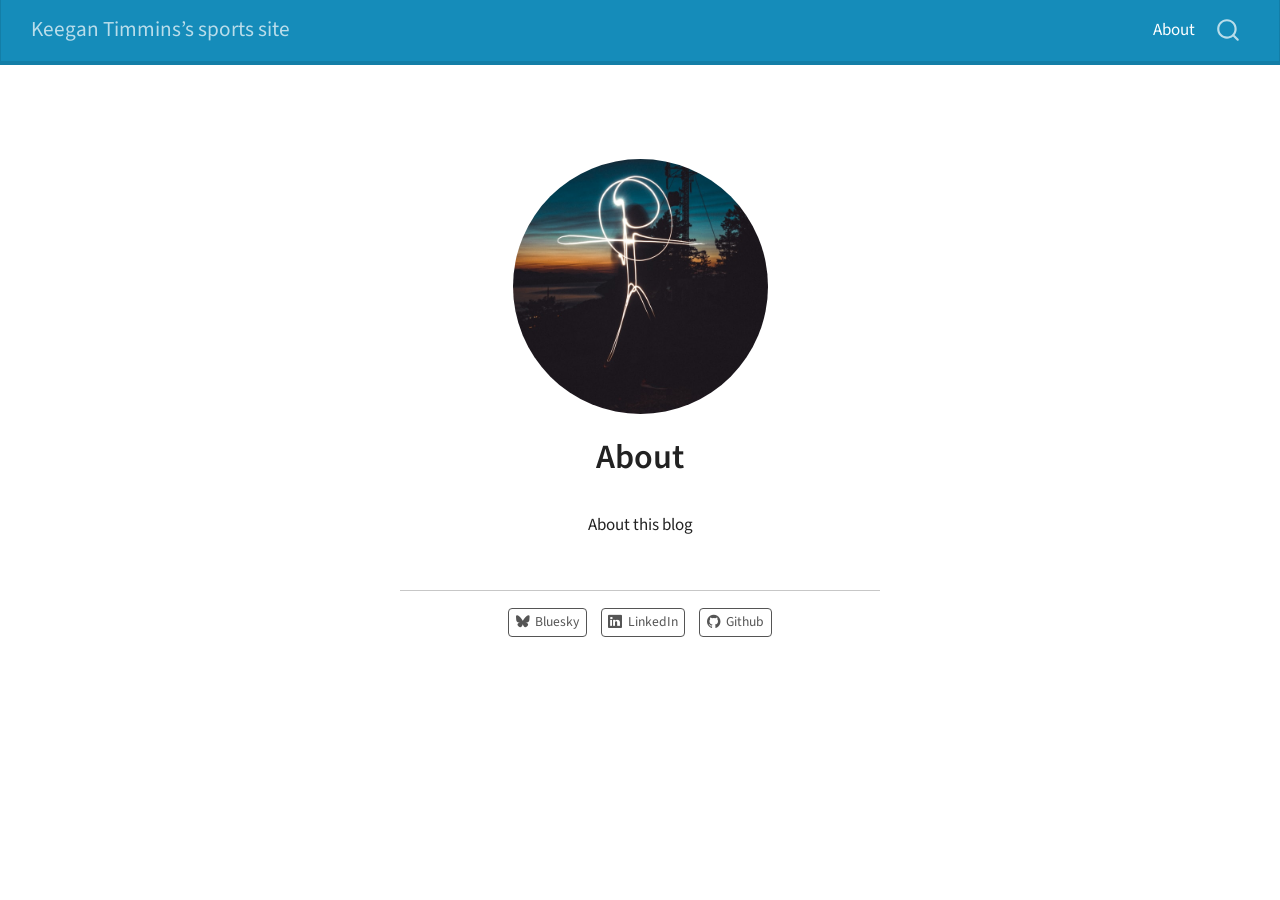
<file: about.html>
<!DOCTYPE html>
<html xmlns="http://www.w3.org/1999/xhtml" lang="en" xml:lang="en"><head>

<meta charset="utf-8">
<meta name="generator" content="quarto-1.11.9">

<meta name="viewport" content="width=device-width, initial-scale=1.0, user-scalable=yes">


<title>About – Keegan Timmins’s sports site</title>
<style>
/* Default styles provided by pandoc.
** See https://pandoc.org/MANUAL.html#variables-for-html for config info.
*/
span.smallcaps{font-variant: small-caps;}
div.columns{display: flex; gap: 1.5em;}
div.column{flex: auto;}
@media screen {
div.columns{gap: min(4vw, 1.5em);}
div.column{overflow-x: auto;}
}
div.hanging-indent{margin-left: 1.5em; text-indent: -1.5em;}
ul.task-list{list-style: none;}
ul.task-list li input[type="checkbox"] {
  width: 0.8em;
  margin: 0 0.8em 0.2em -1em; /* quarto-specific, see https://github.com/quarto-dev/quarto-cli/issues/4556 */ 
  vertical-align: middle;
}
</style>


<script src="site_libs/quarto-nav/quarto-nav.js"></script>
<script src="site_libs/quarto-nav/headroom.min.js"></script>
<script src="site_libs/clipboard/clipboard.min.js"></script>
<script src="site_libs/quarto-search/autocomplete.umd.js"></script>
<script src="site_libs/quarto-search/fuse.min.js"></script>
<script src="site_libs/quarto-search/quarto-search.js"></script>
<meta name="quarto:offset" content="./">
<script src="site_libs/quarto-html/quarto.js" type="module"></script>
<script src="site_libs/quarto-html/tabsets/tabsets.js" type="module"></script>
<script src="site_libs/quarto-html/scrollable-regions/scrollable-regions.js" type="module"></script>
<script src="site_libs/quarto-html/popper.min.js"></script>
<script src="site_libs/quarto-html/tippy.umd.min.js"></script>
<link href="site_libs/quarto-html/tippy.css" rel="stylesheet">
<link href="site_libs/quarto-html/quarto-syntax-highlighting-63b5708e65d6cd79cd7618c58d0c21e7.css" rel="stylesheet" id="quarto-text-highlighting-styles">
<script src="site_libs/bootstrap/bootstrap.min.js"></script>
<link href="site_libs/bootstrap/bootstrap-icons.css" rel="stylesheet">
<link href="site_libs/bootstrap/bootstrap-2d6b72c17bb5b95bc8e57756fc2d0495.min.css" rel="stylesheet" append-hash="true" id="quarto-bootstrap" data-mode="light">
<script id="quarto-search-options" type="application/json">{
  "location": "navbar",
  "copy-button": false,
  "collapse-after": 3,
  "panel-placement": "end",
  "type": "overlay",
  "limit": 50,
  "keyboard-shortcut": [
    "f",
    "/",
    "s"
  ],
  "show-item-context": false,
  "language": {
    "search-no-results-text": "No results",
    "search-matching-documents-text": "matching documents",
    "search-copy-link-title": "Copy link to search",
    "search-hide-matches-text": "Hide additional matches",
    "search-more-match-text": "more match in this document",
    "search-more-matches-text": "more matches in this document",
    "search-clear-button-title": "Clear",
    "search-text-placeholder": "",
    "search-detached-cancel-button-title": "Cancel",
    "search-submit-button-title": "Submit",
    "search-label": "Search"
  }
}</script>


<link rel="stylesheet" href="styles.css">
</head>

<body class="nav-fixed fullcontent quarto-light"><a id="quarto-skip-link" class="visually-hidden-focusable" href="#quarto-document-content">Skip to main content</a>

<div id="quarto-search-results"></div>
  <header id="quarto-header" class="headroom fixed-top">
    <nav class="navbar navbar-expand-lg " data-bs-theme="dark" aria-label="Site">
      <div class="navbar-container container-fluid">
      <div class="navbar-brand-container mx-auto">
    <a class="navbar-brand" href="./index.html">
    <span class="navbar-title">Keegan Timmins’s sports site</span>
    </a>
  </div>
          <button class="navbar-toggler" type="button" data-bs-toggle="collapse" data-bs-target="#navbarCollapse" aria-controls="navbarCollapse" aria-expanded="false" aria-label="Toggle navigation" onclick="if (window.quartoToggleHeadroom) { window.quartoToggleHeadroom(); }">
  <span class="navbar-toggler-icon"></span>
</button>
          <div class="collapse navbar-collapse" id="navbarCollapse">
            <ul class="navbar-nav navbar-nav-scroll ms-auto">
  <li class="nav-item">
    <a class="nav-link active" href="./about.html" aria-current="page"> 
<span class="menu-text">About</span></a>
  </li>  
</ul>
          </div> <!-- /navcollapse -->
            <div class="quarto-navbar-tools">
</div>
            <div id="quarto-search" class="" title="Search"></div>
      </div> <!-- /container-fluid -->
    </nav>
</header>
<!-- content -->
<div id="quarto-content" class="quarto-container page-columns page-rows-contents page-layout-article page-navbar">
<!-- sidebar -->
<!-- margin-sidebar -->
    
<!-- main -->
<div class="quarto-about-jolla">
  <img src="profile.jpg" class="about-image
  round " style="height: 15em; width: 15em;">
 <header id="title-block-header" class="quarto-title-block default">
<div class="quarto-title">
<h1 class="title">About</h1>
</div>
<div class="quarto-title-meta">
  </div>
</header><main class="content" id="quarto-document-content" tabindex="-1">
<p>About this blog</p>


</main> 
  <hr class="about-sep">
   <div class="about-links">
  <a href="https://bsky.app/" class="about-link" rel="" target="">
    <i class="bi bi-bluesky"></i>
     <span class="about-link-text">Bluesky</span>
  </a>
  <a href="https://linkedin.com" class="about-link" rel="" target="">
    <i class="bi bi-linkedin"></i>
     <span class="about-link-text">LinkedIn</span>
  </a>
  <a href="https://github.com" class="about-link" rel="" target="">
    <i class="bi bi-github"></i>
     <span class="about-link-text">Github</span>
  </a>
</div>
</div>
 <!-- /main -->
<script id="quarto-html-after-body" type="application/javascript">
  window.document.addEventListener("DOMContentLoaded", function (event) {
    const isCodeAnnotation = (el) => {
      for (const clz of el.classList) {
        if (clz.startsWith('code-annotation-')) {                     
          return true;
        }
      }
      return false;
    }
    const onCopySuccess = function(e) {
      // button target
      const button = e.trigger;
      // don't keep focus
      button.blur();
      // flash "checked"
      button.classList.add('code-copy-button-checked');
      var currentTitle = button.getAttribute("title");
      button.setAttribute("title", "Copied!");
      let tooltip;
      if (window.bootstrap) {
        button.setAttribute("data-bs-toggle", "tooltip");
        button.setAttribute("data-bs-placement", "left");
        button.setAttribute("data-bs-title", "Copied!");
        tooltip = new bootstrap.Tooltip(button, 
          { trigger: "manual", 
            customClass: "code-copy-button-tooltip",
            offset: [0, -8]});
        tooltip.show();    
      }
      setTimeout(function() {
        if (tooltip) {
          tooltip.hide();
          button.removeAttribute("data-bs-title");
          button.removeAttribute("data-bs-toggle");
          button.removeAttribute("data-bs-placement");
        }
        button.setAttribute("title", currentTitle);
        button.classList.remove('code-copy-button-checked');
      }, 1000);
      // clear code selection
      e.clearSelection();
    }
    const getTextToCopy = function(trigger) {
      const outerScaffold = trigger.parentElement.cloneNode(true);
      const codeEl = outerScaffold.querySelector('code');
      for (const childEl of codeEl.children) {
        if (isCodeAnnotation(childEl)) {
          childEl.remove();
        }
      }
      return codeEl.innerText;
    }
    const clipboard = new window.ClipboardJS('.code-copy-button:not([data-in-quarto-modal])', {
      text: getTextToCopy
    });
    clipboard.on('success', onCopySuccess);
    if (window.document.getElementById('quarto-embedded-source-code-modal')) {
      const clipboardModal = new window.ClipboardJS('.code-copy-button[data-in-quarto-modal]', {
        text: getTextToCopy,
        container: window.document.getElementById('quarto-embedded-source-code-modal')
      });
      clipboardModal.on('success', onCopySuccess);
    }
      var localhostRegex = new RegExp(/^(?:http|https):\/\/localhost\:?[0-9]*\//);
      var mailtoRegex = new RegExp(/^mailto:/);
        var filterRegex = new RegExp("https:\/\/capturekt\.github\.io\/");
      var isInternal = (href) => {
          return filterRegex.test(href) || localhostRegex.test(href) || mailtoRegex.test(href);
      }
      // Inspect non-navigation links and adorn them if external
      window.quartoDecorateExternalLinks = function (root) {
     var links = (root || window.document).querySelectorAll('a[href]:not(.nav-link):not(.navbar-brand):not(.toc-action):not(.sidebar-link):not(.sidebar-item-toggle):not(.pagination-link):not(.no-external):not([aria-hidden]):not(.dropdown-item):not(.quarto-navigation-tool):not(.about-link)');
      for (var i=0; i<links.length; i++) {
        const link = links[i];
        if (!isInternal(link.href)) {
          // undo the damage that might have been done by quarto-nav.js in the case of
          // links that we want to consider external
          if (link.dataset.originalHref !== undefined) {
            link.href = link.dataset.originalHref;
          }
          if (!link.classList.contains('no-external-icon')) {
          }
        }
      }
      };
      window.quartoDecorateExternalLinks(window.document);
    // Esc closes the popup (WCAG 1.4.13) and focus leaving both trigger and
    // popup closes it (WCAG 2.4.11); tippy handles neither for interactive popups.
    const hideOnEscAndFocusOut = {
      name: 'hideOnEscAndFocusOut',
      defaultValue: true,
      fn(instance) {
        const dismiss = () => {
          // A show scheduled by the trigger delay would otherwise reopen it
          instance.clearDelayTimeouts();
          instance.hide();
        };
        const onKeyDown = (event) => {
          if (event.key !== 'Escape') {
            return;
          }
          // Keep Esc from also reaching page handlers (e.g. reveal.js overview),
          // except an open reveal.js slide menu, which Esc should close too.
          // The menu handles keys only when its keyboard option is on.
          const menuHandlesEsc = window.Reveal?.getPlugin?.('menu')?.isOpen() &&
            window.Reveal.getConfig().menu?.keyboard !== false;
          if (!menuHandlesEsc) {
            event.stopPropagation();
          }
          if (instance.popper.contains(window.document.activeElement)) {
            // Disabled while refocusing so the focus trigger does not reopen it
            instance.disable();
            instance.reference.focus();
            instance.enable();
          }
          dismiss();
        };
        const onFocusOut = (event) => {
          const target = event.relatedTarget;
          if (target && !instance.reference.contains(target) &&
              !instance.popper.contains(target)) {
            dismiss();
          }
        };
        // On the trigger too: a click trigger (code-annotations: select) has no
        // blur handling. Attached for the instance's lifetime so leaving the
        // trigger also cancels a show still pending on the trigger delay.
        instance.reference.addEventListener('focusout', onFocusOut);
        return {
          onShow() {
            window.document.addEventListener('keydown', onKeyDown, true);
            instance.popper.addEventListener('focusout', onFocusOut);
          },
          onHide() {
            window.document.removeEventListener('keydown', onKeyDown, true);
            instance.popper.removeEventListener('focusout', onFocusOut);
          },
          onDestroy() {
            instance.reference.removeEventListener('focusout', onFocusOut);
          },
        };
      },
    };
    function tippyHover(el, contentFn, onTriggerFn, onUntriggerFn) {
      const config = {
        allowHTML: true,
        maxWidth: 500,
        delay: 100,
        arrow: false,
        appendTo: function(el) {
            return el.parentElement;
        },
        interactive: true,
        interactiveBorder: 10,
        theme: 'quarto',
        placement: 'bottom-start',
        plugins: [hideOnEscAndFocusOut],
      };
      if (contentFn) {
        config.content = contentFn;
      }
      if (onTriggerFn) {
        config.onTrigger = onTriggerFn;
      }
      if (onUntriggerFn) {
        config.onUntrigger = onUntriggerFn;
      }
      window.tippy(el, config); 
    }
    const noterefs = window.document.querySelectorAll('a[role="doc-noteref"]');
    for (var i=0; i<noterefs.length; i++) {
      const ref = noterefs[i];
      tippyHover(ref, function() {
        // use id or data attribute instead here
        let href = ref.getAttribute('data-footnote-href') || ref.getAttribute('href');
        try { href = new URL(href).hash; } catch {}
        const id = href.replace(/^#\/?/, "");
        const note = window.document.getElementById(id);
        if (note) {
          return note.innerHTML;
        } else {
          return "";
        }
      });
    }
    const xrefs = window.document.querySelectorAll('a.quarto-xref');
    const processXRef = (id, note) => {
      // Strip column container classes
      const stripColumnClz = (el) => {
        el.classList.remove("page-full", "page-columns");
        if (el.children) {
          for (const child of el.children) {
            stripColumnClz(child);
          }
        }
      }
      stripColumnClz(note)
      if (id === null || id.startsWith('sec-')) {
        // Special case sections, only their first couple elements
        const container = document.createElement("div");
        if (note.children && note.children.length > 2) {
          container.appendChild(note.children[0].cloneNode(true));
          for (let i = 1; i < note.children.length; i++) {
            const child = note.children[i];
            if (child.tagName === "P" && child.innerText === "") {
              continue;
            } else {
              container.appendChild(child.cloneNode(true));
              break;
            }
          }
          if (window.Quarto?.typesetMath) {
            window.Quarto.typesetMath(container);
          }
          return container.innerHTML
        } else {
          if (window.Quarto?.typesetMath) {
            window.Quarto.typesetMath(note);
          }
          return note.innerHTML;
        }
      } else {
        // Remove any anchor links if they are present
        const anchorLink = note.querySelector('a.anchorjs-link');
        if (anchorLink) {
          anchorLink.remove();
        }
        if (window.Quarto?.typesetMath) {
          window.Quarto.typesetMath(note);
        }
        if (note.classList.contains("callout")) {
          return note.outerHTML;
        } else {
          return note.innerHTML;
        }
      }
    }
    for (var i=0; i<xrefs.length; i++) {
      const xref = xrefs[i];
      tippyHover(xref, undefined, function(instance) {
        instance.disable();
        let url = xref.getAttribute('href');
        let hash = undefined; 
        if (url.startsWith('#')) {
          hash = url;
        } else {
          try { hash = new URL(url).hash; } catch {}
        }
        if (hash) {
          const id = hash.replace(/^#\/?/, "");
          const note = window.document.getElementById(id);
          if (note !== null) {
            try {
              const html = processXRef(id, note.cloneNode(true));
              instance.setContent(html);
            } finally {
              instance.enable();
              instance.show();
            }
          } else {
            // See if we can fetch this
            fetch(url.split('#')[0])
            .then(res => res.text())
            .then(html => {
              const parser = new DOMParser();
              const htmlDoc = parser.parseFromString(html, "text/html");
              const note = htmlDoc.getElementById(id);
              if (note !== null) {
                const html = processXRef(id, note);
                instance.setContent(html);
              } 
            }).finally(() => {
              instance.enable();
              instance.show();
            });
          }
        } else {
          // See if we can fetch a full url (with no hash to target)
          // This is a special case and we should probably do some content thinning / targeting
          fetch(url)
          .then(res => res.text())
          .then(html => {
            const parser = new DOMParser();
            const htmlDoc = parser.parseFromString(html, "text/html");
            const note = htmlDoc.querySelector('main.content');
            if (note !== null) {
              // This should only happen for chapter cross references
              // (since there is no id in the URL)
              // remove the first header
              if (note.children.length > 0 && note.children[0].tagName === "HEADER") {
                note.children[0].remove();
              }
              const html = processXRef(null, note);
              instance.setContent(html);
            } 
          }).finally(() => {
            instance.enable();
            instance.show();
          });
        }
      }, function(instance) {
      });
    }
        let selectedAnnoteEl;
        const selectorForAnnotation = ( cell, annotation) => {
          let cellAttr = 'data-code-cell="' + cell + '"';
          let lineAttr = 'data-code-annotation="' +  annotation + '"';
          const selector = 'span[' + cellAttr + '][' + lineAttr + ']';
          return selector;
        }
        const selectCodeLines = (annoteEl) => {
          const doc = window.document;
          const targetCell = annoteEl.getAttribute("data-target-cell");
          const targetAnnotation = annoteEl.getAttribute("data-target-annotation");
          const annoteSpan = window.document.querySelector(selectorForAnnotation(targetCell, targetAnnotation));
          const lines = annoteSpan.getAttribute("data-code-lines").split(",");
          const lineIds = lines.map((line) => {
            return targetCell + "-" + line;
          })
          // Each band is positioned against its own containing block, which is
          // not the offsetParent of the lines, so place it from client rects.
          const placeBand = (band, firstEl, lastEl, codeBlock) => {
            const container = band.offsetParent;
            if (container === null) {
              return;
            }
            const containerRect = container.getBoundingClientRect();
            // Reveal.js scales slides with a transform, so convert client
            // pixels back to the CSS pixels of the container.
            const scale = containerRect.height / container.offsetHeight || 1;
            const firstRect = firstEl.getBoundingClientRect();
            const lastRect = lastEl.getBoundingClientRect();
            const top = (firstRect.top - containerRect.top) / scale - container.clientTop + container.scrollTop;
            const height = (lastRect.bottom - firstRect.top) / scale;
            band.style.top = top - 2 + "px";
            band.style.height = height + 4 + "px";
            if (codeBlock) {
              // Without the copy button wrapper, the containing block is wider
              // than the code block, so span the code block explicitly.
              const blockRect = codeBlock.getBoundingClientRect();
              band.style.left = (blockRect.left - containerRect.left) / scale - container.clientLeft + container.scrollLeft + "px";
              band.style.width = blockRect.width / scale + "px";
            }
          };
          if (lineIds.length > 0) {
            const el = window.document.getElementById(lineIds[0]);
            const lastEl = window.document.getElementById(lineIds[lineIds.length - 1]);
            const parent = el.parentElement.parentElement;
            // cook up a div (if necessary) and position it
            let div = window.document.getElementById("code-annotation-line-highlight");
            if (div === null) {
              div = window.document.createElement("div");
              div.setAttribute("id", "code-annotation-line-highlight");
              div.style.position = 'absolute';
              parent.appendChild(div);
            }
            placeBand(div, el, lastEl, parent.closest("div.sourceCode") || parent);
            let gutterDiv = window.document.getElementById("code-annotation-line-highlight-gutter");
            if (gutterDiv === null) {
              gutterDiv = window.document.createElement("div");
              gutterDiv.setAttribute("id", "code-annotation-line-highlight-gutter");
              gutterDiv.style.position = 'absolute';
              const codeCell = window.document.getElementById(targetCell);
              const gutter = codeCell.querySelector('.code-annotation-gutter');
              gutter.appendChild(gutterDiv);
            }
            placeBand(gutterDiv, el, lastEl);
            selectedAnnoteEl = annoteEl;
          }
        };
        const unselectCodeLines = () => {
          const elementsIds = ["code-annotation-line-highlight", "code-annotation-line-highlight-gutter"];
          elementsIds.forEach((elId) => {
            const div = window.document.getElementById(elId);
            if (div) {
              div.remove();
            }
          });
          selectedAnnoteEl = undefined;
        };
          // Handle positioning of the toggle
      window.addEventListener(
        "resize",
        throttle(() => {
          elRect = undefined;
          if (selectedAnnoteEl) {
            selectCodeLines(selectedAnnoteEl);
          }
        }, 10)
      );
      function throttle(fn, ms) {
      let throttle = false;
      let timer;
        return (...args) => {
          if(!throttle) { // first call gets through
              fn.apply(this, args);
              throttle = true;
          } else { // all the others get throttled
              if(timer) clearTimeout(timer); // cancel #2
              timer = setTimeout(() => {
                fn.apply(this, args);
                timer = throttle = false;
              }, ms);
          }
        };
      }
        // Attach click handler to the DT
        const annoteDls = window.document.querySelectorAll('dt[data-target-cell]');
        for (const annoteDlNode of annoteDls) {
          annoteDlNode.addEventListener('click', (event) => {
            const clickedEl = event.target;
            if (clickedEl !== selectedAnnoteEl) {
              unselectCodeLines();
              const activeEl = window.document.querySelector('dt[data-target-cell].code-annotation-active');
              if (activeEl) {
                activeEl.classList.remove('code-annotation-active');
              }
              selectCodeLines(clickedEl);
              clickedEl.classList.add('code-annotation-active');
            } else {
              // Unselect the line
              unselectCodeLines();
              clickedEl.classList.remove('code-annotation-active');
            }
          });
        }
    const findCites = (el) => {
      const parentEl = el.parentElement;
      if (parentEl) {
        const cites = parentEl.dataset.cites;
        if (cites) {
          return {
            el,
            cites: cites.split(' ')
          };
        } else {
          return findCites(el.parentElement)
        }
      } else {
        return undefined;
      }
    };
    var bibliorefs = window.document.querySelectorAll('a[role="doc-biblioref"]');
    for (var i=0; i<bibliorefs.length; i++) {
      const ref = bibliorefs[i];
      const citeInfo = findCites(ref);
      if (citeInfo) {
        tippyHover(citeInfo.el, function() {
          var popup = window.document.createElement('div');
          citeInfo.cites.forEach(function(cite) {
            var citeDiv = window.document.createElement('div');
            citeDiv.classList.add('hanging-indent');
            citeDiv.classList.add('csl-entry');
            var biblioDiv = window.document.getElementById('ref-' + cite);
            if (biblioDiv) {
              citeDiv.innerHTML = biblioDiv.innerHTML;
            }
            popup.appendChild(citeDiv);
          });
          return popup.innerHTML;
        });
      }
    }
  });
  </script>
  <script type="application/javascript">
  window.quartoScrollableRegionsLabels = {"code":"Scrollable code","output":"Scrollable output"};
  </script>
</div> <!-- /content -->




</body></html>
</file>
<file: site_libs/quarto-html/tippy.css>
.tippy-box[data-animation=fade][data-state=hidden]{opacity:0}[data-tippy-root]{max-width:calc(100vw - 10px)}.tippy-box{position:relative;background-color:#333;color:#fff;border-radius:4px;font-size:14px;line-height:1.4;white-space:normal;outline:0;transition-property:transform,visibility,opacity}.tippy-box[data-placement^=top]>.tippy-arrow{bottom:0}.tippy-box[data-placement^=top]>.tippy-arrow:before{bottom:-7px;left:0;border-width:8px 8px 0;border-top-color:initial;transform-origin:center top}.tippy-box[data-placement^=bottom]>.tippy-arrow{top:0}.tippy-box[data-placement^=bottom]>.tippy-arrow:before{top:-7px;left:0;border-width:0 8px 8px;border-bottom-color:initial;transform-origin:center bottom}.tippy-box[data-placement^=left]>.tippy-arrow{right:0}.tippy-box[data-placement^=left]>.tippy-arrow:before{border-width:8px 0 8px 8px;border-left-color:initial;right:-7px;transform-origin:center left}.tippy-box[data-placement^=right]>.tippy-arrow{left:0}.tippy-box[data-placement^=right]>.tippy-arrow:before{left:-7px;border-width:8px 8px 8px 0;border-right-color:initial;transform-origin:center right}.tippy-box[data-inertia][data-state=visible]{transition-timing-function:cubic-bezier(.54,1.5,.38,1.11)}.tippy-arrow{width:16px;height:16px;color:#333}.tippy-arrow:before{content:"";position:absolute;border-color:transparent;border-style:solid}.tippy-content{position:relative;padding:5px 9px;z-index:1}
</file>
<file: site_libs/quarto-html/quarto-syntax-highlighting-63b5708e65d6cd79cd7618c58d0c21e7.css>
/* quarto syntax highlight colors */
:root {
  --quarto-hl-ot-color: #003B4F;
  --quarto-hl-at-color: #657422;
  --quarto-hl-ss-color: #20794D;
  --quarto-hl-an-color: #5E5E5E;
  --quarto-hl-fu-color: #4758AB;
  --quarto-hl-st-color: #20794D;
  --quarto-hl-cf-color: #003B4F;
  --quarto-hl-op-color: #5E5E5E;
  --quarto-hl-er-color: #AD0000;
  --quarto-hl-bn-color: #AD0000;
  --quarto-hl-al-color: #AD0000;
  --quarto-hl-va-color: #111111;
  --quarto-hl-bu-color: inherit;
  --quarto-hl-ex-color: inherit;
  --quarto-hl-pp-color: #AD0000;
  --quarto-hl-in-color: #5E5E5E;
  --quarto-hl-vs-color: #20794D;
  --quarto-hl-wa-color: #5E5E5E;
  --quarto-hl-do-color: #5E5E5E;
  --quarto-hl-im-color: #00769E;
  --quarto-hl-ch-color: #20794D;
  --quarto-hl-dt-color: #AD0000;
  --quarto-hl-fl-color: #AD0000;
  --quarto-hl-co-color: #5E5E5E;
  --quarto-hl-cv-color: #5E5E5E;
  --quarto-hl-cn-color: #8f5902;
  --quarto-hl-sc-color: #5E5E5E;
  --quarto-hl-dv-color: #AD0000;
  --quarto-hl-kw-color: #003B4F;
}

/* other quarto variables */
:root {
  --quarto-font-monospace: SFMono-Regular, Menlo, Monaco, Consolas, "Liberation Mono", "Courier New", monospace;
}

/* syntax highlight based on Pandoc's rules */
pre > code.sourceCode > span {
  color: #003B4F;
}

code.sourceCode > span {
  color: #003B4F;
}

div.sourceCode,
div.sourceCode pre.sourceCode {
  color: #003B4F;
}

/* Normal */
code span {
  color: #003B4F;
}

/* Alert */
code span.al {
  color: #AD0000;
  font-style: inherit;
}

/* Annotation */
code span.an {
  color: #5E5E5E;
  font-style: inherit;
}

/* Attribute */
code span.at {
  color: #657422;
  font-style: inherit;
}

/* BaseN */
code span.bn {
  color: #AD0000;
  font-style: inherit;
}

/* BuiltIn */
code span.bu {
  font-style: inherit;
}

/* ControlFlow */
code span.cf {
  color: #003B4F;
  font-weight: bold;
  font-style: inherit;
}

/* Char */
code span.ch {
  color: #20794D;
  font-style: inherit;
}

/* Constant */
code span.cn {
  color: #8f5902;
  font-style: inherit;
}

/* Comment */
code span.co {
  color: #5E5E5E;
  font-style: inherit;
}

/* CommentVar */
code span.cv {
  color: #5E5E5E;
  font-style: italic;
}

/* Documentation */
code span.do {
  color: #5E5E5E;
  font-style: italic;
}

/* DataType */
code span.dt {
  color: #AD0000;
  font-style: inherit;
}

/* DecVal */
code span.dv {
  color: #AD0000;
  font-style: inherit;
}

/* Error */
code span.er {
  color: #AD0000;
  font-style: inherit;
}

/* Extension */
code span.ex {
  font-style: inherit;
}

/* Float */
code span.fl {
  color: #AD0000;
  font-style: inherit;
}

/* Function */
code span.fu {
  color: #4758AB;
  font-style: inherit;
}

/* Import */
code span.im {
  color: #00769E;
  font-style: inherit;
}

/* Information */
code span.in {
  color: #5E5E5E;
  font-style: inherit;
}

/* Keyword */
code span.kw {
  color: #003B4F;
  font-weight: bold;
  font-style: inherit;
}

/* Operator */
code span.op {
  color: #5E5E5E;
  font-style: inherit;
}

/* Other */
code span.ot {
  color: #003B4F;
  font-style: inherit;
}

/* Preprocessor */
code span.pp {
  color: #AD0000;
  font-style: inherit;
}

/* SpecialChar */
code span.sc {
  color: #5E5E5E;
  font-style: inherit;
}

/* SpecialString */
code span.ss {
  color: #20794D;
  font-style: inherit;
}

/* String */
code span.st {
  color: #20794D;
  font-style: inherit;
}

/* Variable */
code span.va {
  color: #111111;
  font-style: inherit;
}

/* VerbatimString */
code span.vs {
  color: #20794D;
  font-style: inherit;
}

/* Warning */
code span.wa {
  color: #5E5E5E;
  font-style: italic;
}

.prevent-inlining {
  content: "</";
}

/*# sourceMappingURL=054cc16b9e9817627be6994582d2ffb5.css.map */
</file>
<file: styles.css>
/* css styles */
</file>
<file: site_libs/quarto-html/quarto-syntax-highlighting-64a204ab8560d761af7679ceaba22944.css>
/* quarto syntax highlight colors */
:root {
  --quarto-hl-ot-color: #003B4F;
  --quarto-hl-at-color: #657422;
  --quarto-hl-ss-color: #20794D;
  --quarto-hl-an-color: #5E5E5E;
  --quarto-hl-fu-color: #4758AB;
  --quarto-hl-st-color: #20794D;
  --quarto-hl-cf-color: #003B4F;
  --quarto-hl-op-color: #5E5E5E;
  --quarto-hl-er-color: #AD0000;
  --quarto-hl-bn-color: #AD0000;
  --quarto-hl-al-color: #AD0000;
  --quarto-hl-va-color: #111111;
  --quarto-hl-bu-color: inherit;
  --quarto-hl-ex-color: inherit;
  --quarto-hl-pp-color: #AD0000;
  --quarto-hl-in-color: #5E5E5E;
  --quarto-hl-vs-color: #20794D;
  --quarto-hl-wa-color: #5E5E5E;
  --quarto-hl-do-color: #5E5E5E;
  --quarto-hl-im-color: #00769E;
  --quarto-hl-ch-color: #20794D;
  --quarto-hl-dt-color: #AD0000;
  --quarto-hl-fl-color: #AD0000;
  --quarto-hl-co-color: #5E5E5E;
  --quarto-hl-cv-color: #5E5E5E;
  --quarto-hl-cn-color: #8f5902;
  --quarto-hl-sc-color: #5E5E5E;
  --quarto-hl-dv-color: #AD0000;
  --quarto-hl-kw-color: #003B4F;
}

/* other quarto variables */
:root {
  --quarto-font-monospace: SFMono-Regular, Menlo, Monaco, Consolas, "Liberation Mono", "Courier New", monospace;
}

/* syntax highlight based on Pandoc's rules */
pre > code.sourceCode > span {
  color: #003B4F;
}

code.sourceCode > span {
  color: #003B4F;
}

div.sourceCode,
div.sourceCode pre.sourceCode {
  color: #003B4F;
}

/* Normal */
code span {
  color: #003B4F;
}

/* Alert */
code span.al {
  color: #AD0000;
  font-style: inherit;
}

/* Annotation */
code span.an {
  color: #5E5E5E;
  font-style: inherit;
}

/* Attribute */
code span.at {
  color: #657422;
  font-style: inherit;
}

/* BaseN */
code span.bn {
  color: #AD0000;
  font-style: inherit;
}

/* BuiltIn */
code span.bu {
  font-style: inherit;
}

/* ControlFlow */
code span.cf {
  color: #003B4F;
  font-weight: bold;
  font-style: inherit;
}

/* Char */
code span.ch {
  color: #20794D;
  font-style: inherit;
}

/* Constant */
code span.cn {
  color: #8f5902;
  font-style: inherit;
}

/* Comment */
code span.co {
  color: #5E5E5E;
  font-style: inherit;
}

/* CommentVar */
code span.cv {
  color: #5E5E5E;
  font-style: italic;
}

/* Documentation */
code span.do {
  color: #5E5E5E;
  font-style: italic;
}

/* DataType */
code span.dt {
  color: #AD0000;
  font-style: inherit;
}

/* DecVal */
code span.dv {
  color: #AD0000;
  font-style: inherit;
}

/* Error */
code span.er {
  color: #AD0000;
  font-style: inherit;
}

/* Extension */
code span.ex {
  font-style: inherit;
}

/* Float */
code span.fl {
  color: #AD0000;
  font-style: inherit;
}

/* Function */
code span.fu {
  color: #4758AB;
  font-style: inherit;
}

/* Import */
code span.im {
  color: #00769E;
  font-style: inherit;
}

/* Information */
code span.in {
  color: #5E5E5E;
  font-style: inherit;
}

/* Keyword */
code span.kw {
  color: #003B4F;
  font-weight: bold;
  font-style: inherit;
}

/* Operator */
code span.op {
  color: #5E5E5E;
  font-style: inherit;
}

/* Other */
code span.ot {
  color: #003B4F;
  font-style: inherit;
}

/* Preprocessor */
code span.pp {
  color: #AD0000;
  font-style: inherit;
}

/* SpecialChar */
code span.sc {
  color: #5E5E5E;
  font-style: inherit;
}

/* SpecialString */
code span.ss {
  color: #20794D;
  font-style: inherit;
}

/* String */
code span.st {
  color: #20794D;
  font-style: inherit;
}

/* Variable */
code span.va {
  color: #111111;
  font-style: inherit;
}

/* VerbatimString */
code span.vs {
  color: #20794D;
  font-style: inherit;
}

/* Warning */
code span.wa {
  color: #5E5E5E;
  font-style: italic;
}

.prevent-inlining {
  content: "</";
}

/*# sourceMappingURL=9d8d5bb603a83b8298b89080a598c93b.css.map */
</file>
